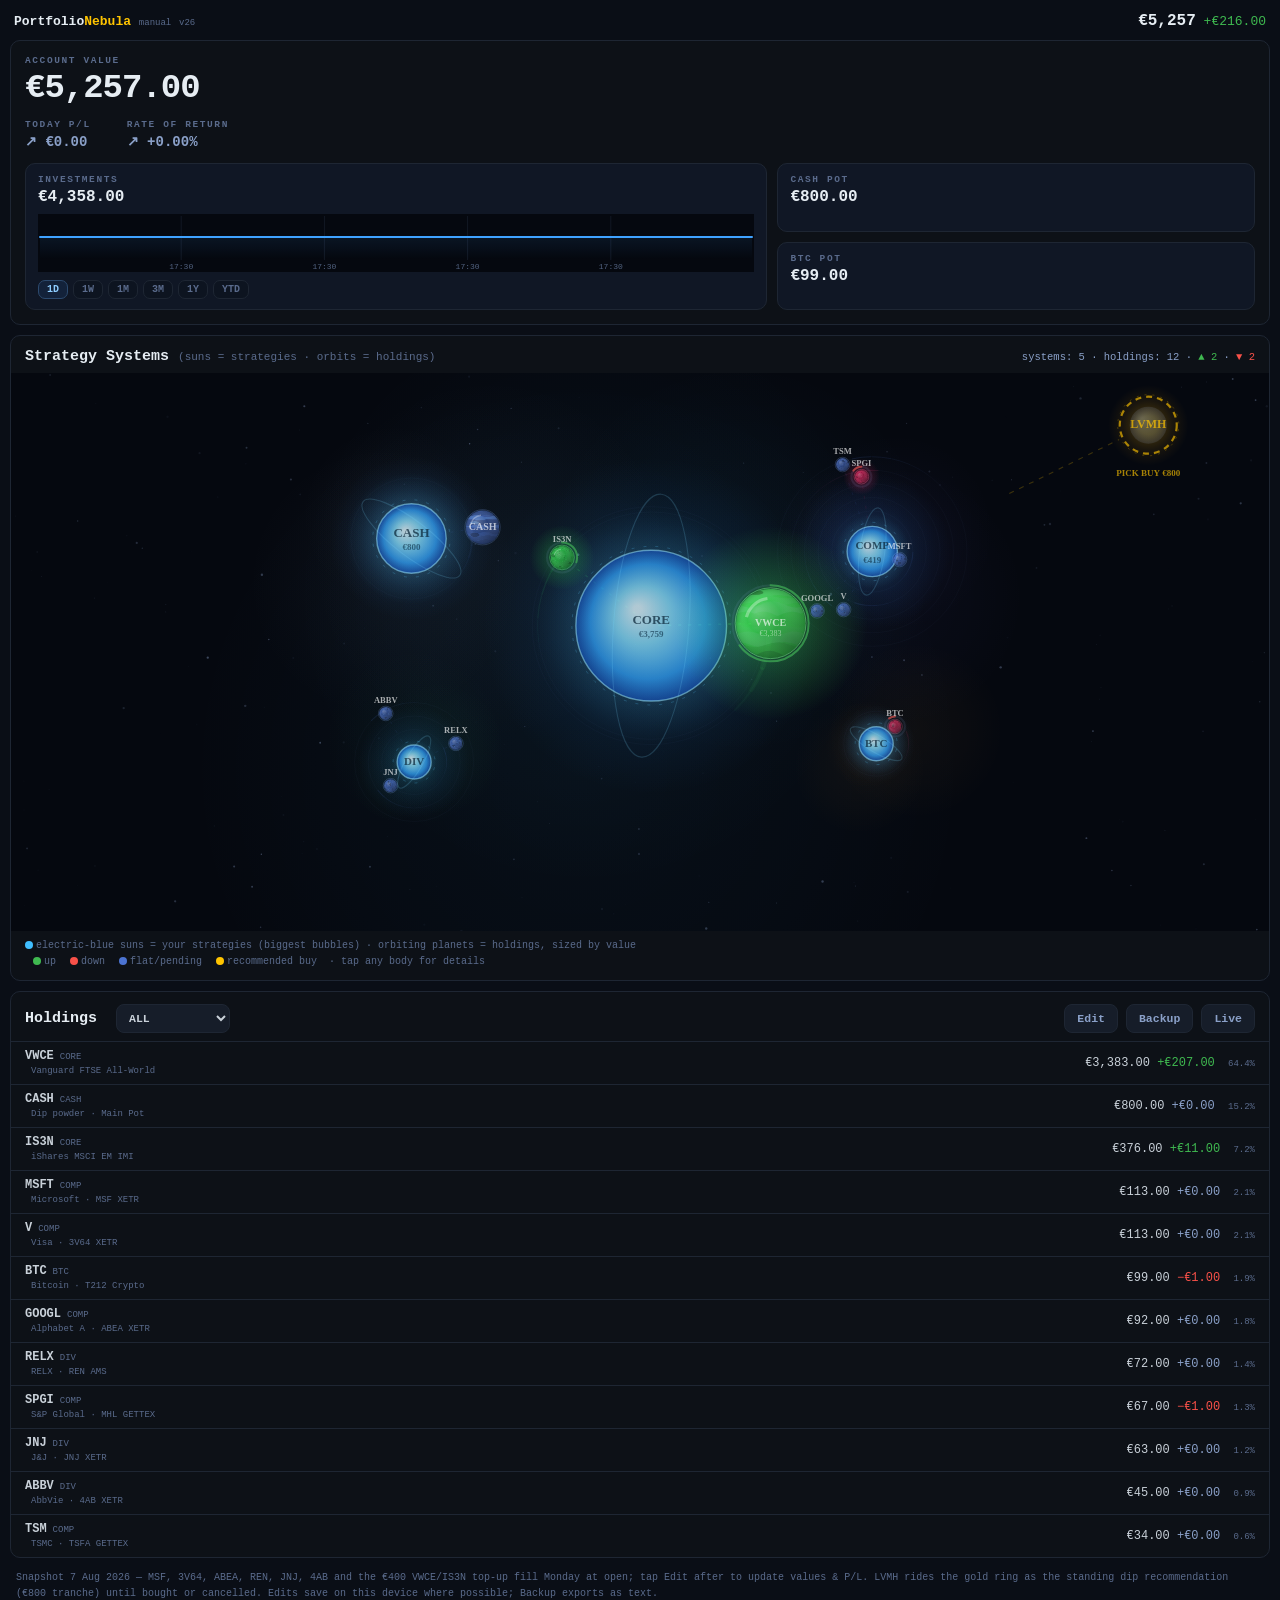
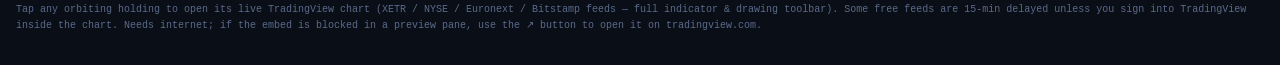
<file: index.html>
<!DOCTYPE html>
<html lang="en">
<head>
<meta charset="UTF-8">
<meta name="viewport" content="width=device-width, initial-scale=1.0, maximum-scale=1.0, user-scalable=no, viewport-fit=cover">
<meta name="apple-mobile-web-app-capable" content="yes">
<meta name="apple-mobile-web-app-status-bar-style" content="black-translucent">
<meta name="apple-mobile-web-app-title" content="Nebula">
<meta name="theme-color" content="#05080f">
<title>Portfolio Nebula — Final Trade style</title>
<!--BUILD:26-->
<style>
  :root{
    color-scheme:dark;
    --bg:#0a0e16; --card:#0d1117; --border:#1e2633;
    --text:#c9d1d9; --muted:#8aa0c8; --dim:#5a6b8c;
    --green:#3fb950; --red:#f85149; --blue:#4b73d2; --gold:#ffc400;
  }
  *{margin:0;padding:0;box-sizing:border-box;-webkit-tap-highlight-color:transparent}
  html,body{height:100%}
  body{
    background:var(--bg); color:var(--text);
    font-family:ui-monospace,SFMono-Regular,Menlo,Consolas,monospace;
    padding-top:env(safe-area-inset-top); overscroll-behavior:none;
  }
  .card{
    background:var(--card); border:1px solid var(--border); border-radius:10px;
    margin:10px; overflow:hidden;
  }
  .card-head{
    display:flex; justify-content:space-between; align-items:baseline;
    padding:12px 14px 8px; gap:10px; flex-wrap:wrap;
  }
  .card-head h3{font-size:15px; font-weight:600; color:#e6edf3}
  .card-head h3 small{color:var(--dim); font-weight:400; font-size:11px}
  #neb-status{font-size:10.5px; color:var(--muted); text-align:right}
  #stage{position:relative}
  canvas{display:block; width:100%; background:#05080f; touch-action:manipulation}
  .neb-legend{
    padding:7px 14px 10px; font-size:10px; color:var(--dim); line-height:1.6;
  }
  .neb-legend i{display:inline-block;width:8px;height:8px;border-radius:50%;margin:0 3px 0 8px;vertical-align:-1px}
  #tt{
    position:absolute; pointer-events:none; opacity:0; transition:opacity .15s;
    background:rgba(10,14,22,.94); border:1px solid var(--border); border-radius:8px;
    padding:8px 10px; font-size:11px; line-height:1.5; max-width:240px; z-index:5;
  }
  /* account value hero */
  .alabel{font-size:9.5px;letter-spacing:1.6px;color:var(--dim);font-weight:700}
  #acctVal{font-size:34px;font-weight:700;color:#e6edf3;letter-spacing:-1px;margin:3px 0 12px;font-variant-numeric:tabular-nums}
  .astat{font-size:14px;font-weight:700;margin-top:3px;font-variant-numeric:tabular-nums}
  .pot{background:#101725;border:1px solid var(--border);border-radius:10px;padding:10px 12px}
  .pval{font-size:16px;font-weight:700;color:#e6edf3;margin-top:3px;font-variant-numeric:tabular-nums}
  #spark{width:100%;height:58px;display:block;margin-top:8px}
  .rangerow{display:flex;gap:5px;margin-top:8px;flex-wrap:wrap}
  .rbtn{background:#0d1420;color:var(--dim);border:1px solid var(--border);border-radius:7px;
    padding:3px 8px;font-size:10px;font-weight:700;font-family:inherit}
  .rbtn.sel{color:#8ecdff;border-color:#2c4a6e;background:#13223a}
  /* header strip */
  .topline{display:flex; justify-content:space-between; align-items:center; padding:12px 14px 0}
  .topline .brand{font-size:13px; font-weight:700; color:#e6edf3}
  .topline .brand em{font-style:normal; color:var(--gold)}
  .topline .tot{font-size:13px}
  .topline .tot b{font-size:16px; color:#e6edf3}
  /* table + controls */
  .btnrow{display:flex; gap:8px; padding:0 14px 10px}
  button{
    background:#161d29; color:var(--muted); border:1px solid var(--border);
    border-radius:8px; padding:7px 12px; font-size:11.5px; font-weight:600;
    font-family:inherit;
  }
  button.primary{color:#e6edf3; border-color:#2c3a52}
  table{width:100%; border-collapse:collapse; font-size:12px}
  td{padding:7px 14px; border-top:1px solid var(--border)}
  td.val{text-align:right; font-variant-numeric:tabular-nums; white-space:nowrap}
  .up{color:var(--green)} .dn{color:var(--red)} .fl{color:var(--muted)}
  .tag{font-size:9px; color:var(--dim); margin-left:6px}
  input[type=number]{
    width:78px; background:#05080f; color:var(--text); border:1px solid var(--border);
    border-radius:6px; padding:4px 6px; font-size:12px; text-align:right; font-family:inherit;
  }
  #ioArea{width:calc(100% - 28px); margin:0 14px 12px; height:100px; background:#05080f;
    color:var(--muted); border:1px solid var(--border); border-radius:8px; padding:8px;
    font-size:10px; display:none; font-family:inherit}
  footer{padding:2px 16px calc(26px + env(safe-area-inset-bottom)); color:var(--dim); font-size:10px; line-height:1.6}
</style>
</head>
<body>

<div class="topline">
  <div class="brand">Portfolio<em>Nebula</em> <span id="liveStatus" style="font-size:9px;color:var(--dim);font-weight:400">manual</span> <span style="font-size:9px;color:var(--dim);font-weight:400">v26</span></div>
  <div class="tot"><b id="total">—</b> <span id="delta"></span></div>
</div>

<div class="card">
  <div style="padding:14px">
    <div class="alabel">ACCOUNT VALUE</div>
    <div id="acctVal">—</div>
    <div style="display:flex;gap:36px;margin-bottom:13px">
      <div><div class="alabel" id="acct24Label">TODAY</div><div id="acct24" class="astat fl">—</div></div>
      <div><div class="alabel">RATE OF RETURN</div><div id="acctRor" class="astat fl">—</div></div>
    </div>
    <div style="display:flex;gap:10px;flex-wrap:wrap">
      <div class="pot" style="flex:1.5;min-width:175px">
        <div class="alabel">INVESTMENTS</div>
        <div id="acctInv" class="pval">—</div>
        <canvas id="spark"></canvas>
        <div class="rangerow" id="rangeRow">
          <button class="rbtn" data-r="1D">1D</button><button class="rbtn" data-r="1W">1W</button><button class="rbtn" data-r="1M">1M</button><button class="rbtn" data-r="3M">3M</button><button class="rbtn" data-r="1Y">1Y</button><button class="rbtn" data-r="YTD">YTD</button>
        </div>
      </div>
      <div style="flex:1;min-width:125px;display:flex;flex-direction:column;gap:10px">
        <div class="pot" style="flex:1"><div class="alabel">CASH POT</div><div id="acctCash" class="pval">—</div></div>
        <div class="pot" style="flex:1"><div class="alabel">BTC POT</div><div id="acctBtc" class="pval">—</div></div>
      </div>
    </div>
  </div>
</div>

<div class="card">
  <div class="card-head">
    <h3>Strategy Systems <small>(suns = strategies · orbits = holdings)</small></h3>
    <div id="neb-status">—</div>
  </div>
  <div id="stage">
    <canvas id="cv"></canvas>
    <div id="tt"></div>
  </div>
  <div class="neb-legend">
    <i style="background:#40beff;margin-left:0"></i>electric-blue suns = your strategies (biggest bubbles) · orbiting planets = holdings, sized by value
    <br><i style="background:var(--green)"></i>up <i style="background:var(--red)"></i>down
    <i style="background:var(--blue)"></i>flat/pending <i style="background:var(--gold)"></i>recommended buy
    &nbsp;· tap any body for details
  </div>
</div>

<div class="card">
  <div class="card-head"><h3>Holdings
      <select id="grpFilter" style="margin-left:10px;background:#161d29;color:#c9d1d9;border:1px solid var(--border);border-radius:8px;padding:6px 8px;font-size:11.5px;font-weight:600;font-family:inherit">
        <option value="ALL">ALL</option>
      </select>
    </h3>
    <div class="btnrow" style="padding:0">
      <button id="editBtn">Edit</button><button id="ioBtn">Backup</button><button id="liveBtn">Live</button>
    </div>
  </div>
  <div id="livePanel" style="display:none; padding:4px 14px 12px; font-size:11px; color:var(--muted); line-height:2">
    Worker URL <input type="text" id="cfgUrl" placeholder="https://your-worker.workers.dev" style="width:100%;background:#05080f;color:var(--text);border:1px solid var(--border);border-radius:6px;padding:5px 8px;font-family:inherit;font-size:11px"><br>
    Access token <input type="text" id="cfgTok" placeholder="APP_TOKEN" style="width:60%;background:#05080f;color:var(--text);border:1px solid var(--border);border-radius:6px;padding:5px 8px;font-family:inherit;font-size:11px">
    &nbsp;BTC qty <input type="number" id="cfgBtc" step="0.00000001" style="width:110px;background:#05080f;color:var(--text);border:1px solid var(--border);border-radius:6px;padding:5px 8px;font-family:inherit;font-size:11px;text-align:right"><br>
    <button id="cfgSave" class="primary">Save &amp; go live</button>
    <span id="cfgMsg" style="margin-left:8px"></span>
  </div>
  <table id="tbl"></table>
  <textarea id="ioArea" spellcheck="false"></textarea>
</div>

<footer>
  Snapshot 7 Aug 2026 — MSF, 3V64, ABEA, REN, JNJ, 4AB and the €400 VWCE/IS3N top-up fill Monday at open; tap Edit after to update values &amp; P/L.
  LVMH rides the gold ring as the standing dip recommendation (€800 tranche) until bought or cancelled. Edits save on this device where possible; Backup exports as text.
  <br>Tap any orbiting holding to open its live TradingView chart (XETR / NYSE / Euronext / Bitstamp feeds — full indicator &amp; drawing toolbar). Some free feeds are 15-min delayed unless you sign into TradingView inside the chart. Needs internet; if the embed is blocked in a preview pane, use the ↗ button to open it on tradingview.com.
</footer>

<!-- ── full-screen chart modal (TradingView advanced widget) ── -->
<div id="chartModal" style="display:none; position:fixed; inset:0; z-index:50; background:#05080f; flex-direction:column;">
  <div style="display:flex; align-items:center; gap:10px; padding:10px 12px; padding-top:calc(10px + env(safe-area-inset-top)); border-bottom:1px solid var(--border);">
    <strong id="chartTitle" style="font-size:13px; color:#e6edf3;">—</strong>
    <span id="chartSym" style="font-size:11px; color:var(--muted);"></span>
    <span style="flex:1"></span>
    <a id="chartExt" href="#" target="_blank" rel="noopener" style="color:var(--muted); font-size:12px; text-decoration:none; border:1px solid var(--border); border-radius:8px; padding:6px 10px;">tradingview ↗</a>
    <button id="chartClose">✕ close</button>
  </div>
  <div id="tvWrap" style="flex:1; position:relative;">
    <div id="tvContainer" style="position:absolute; inset:0;"></div>
    <div id="tvFallback" style="display:none; position:absolute; inset:0; align-items:center; justify-content:center; color:var(--muted); font-size:12px; text-align:center; padding:30px;">
      The TradingView embed couldn't load here (blocked network or preview sandbox).<br><br>Use the “tradingview ↗” button above — same chart, same tools, in your browser.
    </div>
  </div>
</div>

<script>
(function(){
"use strict";
/* ───────────────────────── data ───────────────────────── */
var GROUPS = {
  core:{label:"CORE"}, comp:{label:"COMP"}, div:{label:"DIV"}, btc:{label:"BTC"}, cash:{label:"CASH"},
  queued:{label:"QUEUED"}, dip:{label:"DIP"}, other:{label:"OTHER"}
};
var DEFAULT = [
  {id:"VWCE", name:"Vanguard FTSE All-World",  grp:"core", val:3383, pl:207},
  {id:"IS3N", name:"iShares MSCI EM IMI",      grp:"core", val:376,  pl:11},
  {id:"MSFT", name:"Microsoft · MSF XETR",     grp:"comp", val:113,  pl:0},
  {id:"V",    name:"Visa · 3V64 XETR",         grp:"comp", val:113,  pl:0},
  {id:"GOOGL",name:"Alphabet A · ABEA XETR",   grp:"comp", val:92,   pl:0},
  {id:"SPGI", name:"S&P Global · MHL GETTEX",  grp:"comp", val:67,   pl:-1},
  {id:"TSM",  name:"TSMC · TSFA GETTEX",       grp:"comp", val:34,   pl:0},
  {id:"RELX", name:"RELX · REN AMS",           grp:"div",  val:72,   pl:0},
  {id:"JNJ",  name:"J&J · JNJ XETR",           grp:"div",  val:63,   pl:0},
  {id:"ABBV", name:"AbbVie · 4AB XETR",        grp:"div",  val:45,   pl:0},
  {id:"BTC",  name:"Bitcoin · T212 Crypto",    grp:"btc",  val:99,   pl:-1},
  {id:"CASH", name:"Dip powder · Main Pot",    grp:"cash", val:800,  pl:0}
];
var PICK = {id:"LVMH", name:"LVMH · MC PAR — recommended dip buy", grp:"pick", val:800, pl:0, tag:"PICK BUY €800"};

/* TradingView symbol per asset — the EUR line you actually own where TV carries it,
   the primary listing otherwise (SPGI/TSM: Gettex lines aren't on TV) */
var TVMAP = {
  VWCE:"XETR:VWCE",  IS3N:"XETR:IS3N",
  MSFT:"XETR:MSF",   V:"XETR:3V64",   GOOGL:"XETR:ABEA",
  SPGI:"NYSE:SPGI",  TSM:"NYSE:TSM",
  RELX:"EURONEXT:REN", JNJ:"XETR:JNJ", ABBV:"XETR:4AB",
  BTC:"BITSTAMP:BTCEUR", LVMH:"EURONEXT:MC"
};

var KEY="tft-nebula-portfolio-v2";
function load(){ try{var s=localStorage.getItem(KEY); if(s) return JSON.parse(s);}catch(e){} return JSON.parse(JSON.stringify(DEFAULT)); }
function save(){ try{ localStorage.setItem(KEY, JSON.stringify(data)); }catch(e){} }
var data=load();

function fmt(n){ return "€"+Math.round(n).toLocaleString("en-IE"); }
function fmt2(n){ return "€"+n.toLocaleString("en-IE",{minimumFractionDigits:2,maximumFractionDigits:2}); }
function fmtSigned(n){ return (n>=0?"+":"−")+"€"+Math.abs(n).toLocaleString("en-IE",{minimumFractionDigits:2,maximumFractionDigits:2}); }

/* score = P/L% mapped to [-1,1], ±5% saturates — drives the TFT color scheme */
function plScore(p){ if(!p.val) return 0; var pct=100*(p.pl||0)/Math.max(1,p.val-(p.pl||0)); return Math.max(-1,Math.min(1,pct/5)); }
function nebRGB(score){
  var a=Math.min(1,Math.abs(score));
  if(score>0.12)  return [20+a*50, 160+a*95, 60+a*30];
  if(score<-0.12) return [210+a*45, 35+a*20, 70+a*90];
  return [75,115,210];
}
function nebRGBA(score,alpha){ var c=nebRGB(score); return "rgba("+Math.round(c[0])+","+Math.round(c[1])+","+Math.round(c[2])+","+alpha+")"; }

/* ── procedural planet surfaces ─────────────────────────────────────
   Each holding gets a persistent look seeded by its ticker: gas-giant
   bands for big bodies, rocky speckle for small ones. Rendered once to
   an offscreen canvas and cached; colors follow the P/L palette. */
function hashSeed(s){ var h=2166136261; for(var i=0;i<s.length;i++){ h^=s.charCodeAt(i); h=Math.imul(h,16777619); } return h>>>0; }
function mulberry32(a){ return function(){ a|=0; a=(a+0x6D2B79F5)|0; var t=Math.imul(a^(a>>>15),1|a); t=(t+Math.imul(t^(t>>>7),61|t))^t; return ((t^(t>>>14))>>>0)/4294967296; }; }
var _texCache={};
function shade(c,f){ return [Math.max(0,Math.min(255,c[0]*f)),Math.max(0,Math.min(255,c[1]*f)),Math.max(0,Math.min(255,c[2]*f))]; }
function rgbStr(c,a){ return "rgba("+Math.round(c[0])+","+Math.round(c[1])+","+Math.round(c[2])+","+(a==null?1:a)+")"; }
function planetTexture(sym,r,c){
  var bucket=(c[0]<<16)|(c[1]<<8)|c[2];
  var gas=r>=13;
  var key=sym+"|"+bucket+"|"+(gas?"g":"r");
  if(_texCache[key]) return _texCache[key];
  var S=128, cv2=document.createElement("canvas");
  cv2.width=S; cv2.height=S;
  var g=cv2.getContext("2d");
  var rnd=mulberry32(hashSeed(sym));
  /* base */
  g.fillStyle=rgbStr(c); g.fillRect(0,0,S,S);
  if(gas){
    /* banded gas giant: horizontal strata with seeded wobble */
    var bands=5+Math.floor(rnd()*5), y=0;
    for(var b=0;b<bands;b++){
      var h=(S/bands)*(0.6+rnd()*0.8);
      var f=0.72+rnd()*0.66;                 /* light/dark strata */
      var col=shade(c,f);
      var wob=2+rnd()*5, ph=rnd()*6.283;
      g.fillStyle=rgbStr(col,0.9);
      g.beginPath();
      g.moveTo(0,y);
      for(var x=0;x<=S;x+=8) g.lineTo(x, y+Math.sin(x/S*6.283*1.5+ph)*wob);
      for(var x2=S;x2>=0;x2-=8) g.lineTo(x2, y+h+Math.sin(x2/S*6.283*1.5+ph+1.3)*wob);
      g.closePath(); g.fill();
      /* occasional storm oval */
      if(rnd()<0.35){
        var sx=rnd()*S, sy=y+h*0.5, sw=6+rnd()*14, sh=3+rnd()*5;
        g.fillStyle=rgbStr(shade(c,f>1?0.6:1.5),0.8);
        g.beginPath(); g.ellipse(sx,sy,sw,sh,0,0,6.283); g.fill();
      }
      y+=h; if(y>S)break;
    }
  }else{
    /* rocky world: speckle + a few craters */
    for(var i=0;i<260;i++){
      var f2=0.65+rnd()*0.8;
      g.fillStyle=rgbStr(shade(c,f2),0.55);
      var px=rnd()*S, py=rnd()*S, pr=0.8+rnd()*2.6;
      g.beginPath(); g.arc(px,py,pr,0,6.283); g.fill();
    }
    var craters=3+Math.floor(rnd()*4);
    for(var k2=0;k2<craters;k2++){
      var cx2=rnd()*S, cy2=rnd()*S, cr2=4+rnd()*9;
      g.fillStyle=rgbStr(shade(c,0.62),0.7);
      g.beginPath(); g.arc(cx2,cy2,cr2,0,6.283); g.fill();
      g.strokeStyle=rgbStr(shade(c,1.45),0.6); g.lineWidth=1.5;
      g.beginPath(); g.arc(cx2,cy2,cr2,3.5,5.8); g.stroke();
    }
  }
  _texCache[key]=cv2;
  return cv2;
}

/* ───────────────────────── header / table ───────────────────────── */
var editing=false;
/* ── ACCOUNT VALUE hero: totals, today's move, return %, pots, 24h sparkline ── */
var PIECASH=0;   /* pie cash awaiting execution, from the live feed */
var ABKEY="tft-nebula-acctbase-v3", HKEY="tft-nebula-hist-v3", DKEY="tft-nebula-daily-v1", RKEY="tft-nebula-range-v1";
var AB=(function(){try{var s=localStorage.getItem(ABKEY);if(s)return JSON.parse(s);}catch(e){}return{d:"",v:0};})();
var HIST=(function(){try{var s=localStorage.getItem(HKEY);if(s)return JSON.parse(s);}catch(e){}return[];})();
var DAILY=(function(){try{var s=localStorage.getItem(DKEY);if(s)return JSON.parse(s);}catch(e){}return[];})();
var RANGE=(function(){try{return localStorage.getItem(RKEY)||"1D";}catch(e){return "1D";}})();
/* Historical backfill reconstructed from the T212 API (orders + transactions since
   account opening 21 Apr 2025, valued at daily closes; dividends excluded — API scope).
   One value per day starting SEED_T0. Live recorded days always override the seed. */
var SEED_T0=1745226000000, SEED_STEP=86400000;
var SEED_V=[600,607.96,610.33,605.91,803.31,979.32,946.17,801.2,781.16,779.75,1023.62,1007.69,552.05,552.05,550.76,553.47,868.99,868.22,869.34,844.66,552.32,552.28,312.31,123.08,118.58,0,0,0,0,0,0,0,0,0,0,0,0,148.11,148.75,148.12,848.12,823.02,823.81,708.9,1419.37,1416.76,191.19,181.33,81.58,0,0.92,0.92,0.92,0.92,0.92,0.92,0.92,0.92,0.92,0.92,0.92,0.92,0.92,0.92,0.92,0.92,0.92,0.92,0.92,0.92,0.92,0.92,0.92,0.92,0.92,0.92,0.92,0.92,0.92,0.92,0.93,0.93,0.93,0.93,0.93,0.93,0.93,0.93,0.93,0.93,0.93,0.93,0.93,0.93,0.93,0.93,0.93,0.93,0.93,0.93,0.93,0.93,0.93,0.93,0.93,0.93,0.93,0.93,0.93,0.93,0.93,0.93,0.93,0.93,0.93,0.93,0.93,0.93,0.93,0.93,0.93,0.93,0.93,0.93,0.93,0.93,0.93,0.93,0.93,0.93,0.93,0.93,0.93,0.93,0.94,0.94,0.94,0.94,0.94,0.94,0.94,0.94,0.94,0.94,0.94,0.94,0.94,0.94,0.94,0.94,0.94,0.94,0.94,0.94,0.94,0.94,0.94,0.94,0.94,0.94,0.94,0.94,10.94,11.08,1014.55,1023.21,2010.21,2010.26,2020.34,2016.62,2013.18,1112.42,1092.44,1092.44,1092.45,1103.14,1099.69,1108.56,1119.72,1105.96,1105.96,1105.96,1276.01,1275.02,1264.01,1268.95,1267.39,1267.39,1267.39,1794.5,1793.03,1666.41,1668.93,4156.23,4156.37,4156.51,4168.17,4161.34,4170.78,4150,4137.18,2353.9,2353.95,1375.41,0,0,0,0,0,0,0,0,0,0,0,0,0,0,0,0,0,0,0,0,0,0,0,0,0,0,0,0,0,0,0,0,0,0,0,0,0,0,0,0,0,0,0,0,0,0,0,0,0,0,0,0,0,0,0,0,0,0,0,0,0,0,0,0,0,0,0,0,0,0,0,0,0,0,0,0,0,0,0,0,0,0,0,0,0,0,0,0,0,0,0,0,0,0,0,0,0,0,0,0,0,0,0,0,0,0,0,0,0,0,0,0,0,0,0,0,0,0,0,0,0,0,0,0,0,0,0,0,0,0,0,0,0,0,0,0,0,0,0,1496.83,1496.9,1496.97,1497.04,1497.11,1497.19,1497.26,1497.33,1488.48,1516.52,0,0,0,0,1501.55,1513.87,4687.85,4048.72,3619.04,3619.04,3619.04,3597.72,3591.31,2986.87,2992.56,2991.56,2991.56,2991.56,2989.86,2975.17,4980.84,4997.45,4997.54,4997.64,4997.73,5012.67,5045.19,5091.75,4690.08,4695.16,4695.22,4695.29,4705.76,4261.95,4312.77,4329.95,4290.67,4264.39,4262.56,4241.05,4232.69,4268.64,4272.33,4309.22,4309.27,4259.31,4287.32,4286.55,3927.5,6440.61,6447.72,6447.86,6448.01,6469.11,6491.42,6473.71,5962.24,5922.64,5922.76,5522.88,5507.05,5460.28,4703.13,4714.8,2403.91,2395.94,2374.54,2403.95,2396.86,2405.05,2418.23,2406.32,2406.34,2406.36,2334.15,2291.87,2302,2274.43,2266.34,2231.82,2198.55,4423.85,5378.71,5385.56,5368.88,5387.02,5229.67,5215.1,4489.62,4454.62,4437.67,4472.76,3982.55,3982.6,3982.65,3757.15,3756.66,3758.11,3748.74,3709.03,3709.06,3489.09,3504.17,3512.45,3509.16,3470.96,3477.64,3477.66,3477.68,3457.97,3462.56,3432.79,5932.22,5953.75,5953.89,5954.03,5993.39,6046.74,6369.46,6364.55,5655.38];
function seedDaily(){
  var out=[],t=SEED_T0;
  for(var i=0;i<SEED_V.length;i++,t+=SEED_STEP) out.push([t,SEED_V[i]]);
  return out;
}
function rangeCutoff(r){
  var now=Date.now();
  if(r==="1W")return now-7*864e5;
  if(r==="1M")return now-31*864e5;
  if(r==="3M")return now-92*864e5;
  if(r==="1Y")return now-365*864e5;
  if(r==="YTD"){var d=new Date();return new Date(d.getFullYear(),0,1).getTime();}
  return now-24*3600*1000;   /* 1D */
}
function rangePts(){
  var cut=rangeCutoff(RANGE);
  /* 1D reads the per-minute series; longer ranges read the one-point-per-day series,
     padded with the minute series while the daily history is still young */
  var pts;
  if(RANGE==="1D") pts=HIST.filter(function(p){return p[0]>=cut;});
  else{
    var rec=DAILY.map(function(p){return [p[0],p[1]];});
    var firstRec=rec.length?rec[0][0]-43200000:Infinity;
    pts=seedDaily().filter(function(p){return p[0]<firstRec;}).concat(rec)
        .filter(function(p){return p[0]>=cut;});
    if(pts.length<2){
      var merged=pts.concat(HIST.filter(function(p){return p[0]>=cut;}));
      merged.sort(function(a,b){return a[0]-b[0];});
      pts=merged;
    }
  }
  return pts;
}
/* ── external cash flows (deposits & withdrawals) — so period stats measure
      PERFORMANCE, not money you moved in or out. Fetched once from the relay's
      transaction history (immutable, cached in localStorage), head refreshed on load.
      TRANSFER (to Spending pot / Crypto) stays inside the tracked total → not a flow. */
var FKEY="tft-nebula-flows-v1";
var FLOWS=(function(){try{var s=localStorage.getItem(FKEY);if(s)return JSON.parse(s);}catch(e){}
  return {items:[],complete:false,cur:null,time:null,oldest:null};})();
function flowsSave(){ try{localStorage.setItem(FKEY,JSON.stringify(FLOWS));}catch(_){}}
function flowsAdd(x){
  var ty=x.type||"";
  if(ty!=="DEPOSIT"&&ty!=="WITHDRAW")return;
  var ms=Date.parse(x.dateTime||x.time||""); if(!ms)return;
  var key=ms+"|"+(x.amount||0);
  if(FLOWS.items.some(function(f){return f[0]+"|"+f[1]===key;}))return;
  FLOWS.items.push([ms,x.amount||0]);
  if(FLOWS.oldest==null||ms<FLOWS.oldest)FLOWS.oldest=ms;
}
function flowsParseNext(np){
  np=String(np||""); if(!np)return {};
  var qs=np.indexOf("?")>=0?np.split("?")[1]:np;
  var p=new URLSearchParams(qs);
  return {cur:p.get("cursor"),time:p.get("time")};
}
function flowsPage(cur,time,cb){
  if(!LIVECFG.url||!LIVECFG.token)return;
  var u=normUrl(LIVECFG.url)+"/transactions?t="+encodeURIComponent(LIVECFG.token)+"&limit=50"
    +(cur?"&cursor="+encodeURIComponent(cur):"")+(time?"&time="+encodeURIComponent(time):"");
  fetch(u).then(function(r){return r.json();}).then(cb).catch(function(_){ cb(null); });
}
var _flowsTimer=null;
function scheduleFlows(ms){
  if(FLOWS.complete)return;
  if(_flowsTimer)clearTimeout(_flowsTimer);
  _flowsTimer=setTimeout(function(){_flowsTimer=null;flowsBackfill();},ms);
}
function flowsBackfill(){
  if(FLOWS.complete)return;
  flowsPage(FLOWS.cur,FLOWS.time,function(tx){
    if(!tx||!tx.items){ scheduleFlows(20000); return; }   /* error / rate limit — retry */
    tx.items.forEach(flowsAdd);
    if(tx.items.length){
      var last=tx.items[tx.items.length-1];
      var lms=Date.parse(last.dateTime||last.time||"");
      if(lms&&(FLOWS.oldest==null||lms<FLOWS.oldest))FLOWS.oldest=lms;
    }
    var nx=flowsParseNext(tx.nextPagePath);
    if(!tx.nextPagePath||!nx.cur){ FLOWS.complete=true; }
    else{ FLOWS.cur=nx.cur; FLOWS.time=nx.time; }
    flowsSave(); updateRangeStat();
    scheduleFlows(11000);   /* respect T212 history rate limits */
  });
}
function flowsRefreshHead(){   /* newest transactions appear at the head — merge them in */
  flowsPage(null,null,function(tx){
    if(!tx||!tx.items)return;
    tx.items.forEach(flowsAdd);
    flowsSave(); updateRangeStat();
  });
}
function flowsSince(t0){
  var s=0; FLOWS.items.forEach(function(f){ if(f[0]>t0)s+=f[1]; });
  return s;
}
/* period P/L stat — follows the selected graph range, deposit/withdrawal-adjusted */
var LASTTOT=0;
function updateRangeStat(){
  var e=document.getElementById("acct24"); if(!e)return;
  var lab=document.getElementById("acct24Label");
  var base,t0,labTxt;
  if(RANGE==="1D"){
    labTxt="TODAY P/L";
    var mid=new Date(); mid.setHours(0,0,0,0); t0=mid.getTime();
    base=(AB&&AB.d===new Date().toDateString())?AB.v:LASTTOT;
  }else{
    labTxt=(RANGE==="YTD"?"YTD":RANGE)+" P/L";
    var pts=rangePts();
    if(pts.length){ base=pts[0][1]; t0=pts[0][0]; }
    else{ base=LASTTOT; t0=Date.now(); }
  }
  if(lab)lab.textContent=labTxt;
  var er=document.getElementById("acctRor");
  /* if the flow history doesn't reach back to the period start yet, hold off */
  if(RANGE!=="1D"&&!FLOWS.complete&&(FLOWS.oldest==null||FLOWS.oldest>t0)){
    e.className="astat fl"; e.textContent="… syncing history (≈1 min)";
    if(er){ er.className="astat fl"; er.textContent="…"; }
    return;
  }
  var net=flowsSince(t0);
  var ch=LASTTOT-base-net;
  var denom=base+Math.max(0,net);
  var pctOk=denom>=1, pct=pctOk?100*ch/denom:0;
  e.className="astat "+(Math.abs(ch)<0.005?"fl":(ch>=0?"up":"dn"));
  e.textContent=(ch>=0?"↗ ":"↘ ")+"€"+Math.abs(ch).toLocaleString("en-IE",{minimumFractionDigits:2,maximumFractionDigits:2});
  /* RATE OF RETURN mirrors the same period as a percentage */
  if(er){
    if(pctOk){
      er.textContent=(pct>=0?"↗ +":"↘ −")+Math.abs(pct).toFixed(2)+"%";
      er.className="astat "+(Math.abs(pct)<0.005?"fl":(pct>=0?"up":"dn"));
    }else{ er.textContent="—"; er.className="astat fl"; }
  }
}
function drawSpark(){
  var sc=document.getElementById("spark");
  if(!sc||!sc.getContext)return;
  var dpr=Math.min((window.devicePixelRatio||1),2);
  var w=sc.clientWidth||200,h=sc.clientHeight||58;
  if(!w||!h)return;
  sc.width=Math.round(w*dpr); sc.height=Math.round(h*dpr);
  var g=sc.getContext("2d"); g.setTransform(dpr,0,0,dpr,0,0);
  var pts=rangePts();
  if(!pts.length)return;
  if(pts.length===1) pts=[[pts[0][0]-60000,pts[0][1]],[Date.now(),pts[0][1]]];
  var plotB=h-12;   /* reserve a strip for time labels */
  var lo=Infinity,hi=-Infinity;
  pts.forEach(function(p){if(p[1]<lo)lo=p[1];if(p[1]>hi)hi=p[1];});
  if(hi-lo<1){hi+=1;lo-=1;}
  var pad=(hi-lo)*0.15; lo-=pad; hi+=pad;
  var t0=pts[0][0], t1=pts[pts.length-1][0], span=Math.max(1,t1-t0);
  var X=function(p){return (p[0]-t0)/span*(w-4)+2;};
  var Y=function(p){return plotB-3-(p[1]-lo)/(hi-lo)*(plotB-6);};
  /* faint vertical gridlines + time labels, like the T212 card */
  g.strokeStyle="rgba(140,170,220,0.10)"; g.lineWidth=1;
  g.fillStyle="rgba(90,107,140,0.9)"; g.font="500 8px ui-monospace,monospace"; g.textAlign="center";
  for(var gi=1;gi<5;gi++){
    var gx=w*gi/5;
    g.beginPath(); g.moveTo(gx,2); g.lineTo(gx,plotB); g.stroke();
    if(gi%2===1||RANGE==="1D"){
      var lt=new Date(t0+span*gi/5);
      var lbl=RANGE==="1D"?lt.toTimeString().slice(0,5)
             :lt.toLocaleDateString("en-GB",{day:"numeric",month:"short"});
      g.fillText(lbl,gx,h-3);
    }
  }
  /* soft under-glow */
  var fillg=g.createLinearGradient(0,0,0,plotB);
  fillg.addColorStop(0,"rgba(64,160,255,0.18)"); fillg.addColorStop(1,"rgba(64,160,255,0)");
  g.beginPath(); g.moveTo(X(pts[0]),plotB-1);
  pts.forEach(function(p){g.lineTo(X(p),Y(p));});
  g.lineTo(X(pts[pts.length-1]),plotB-1); g.closePath();
  g.fillStyle=fillg; g.fill();
  /* the line */
  g.strokeStyle="#3fa2ff"; g.lineWidth=2; g.lineJoin="round"; g.lineCap="round";
  g.beginPath();
  pts.forEach(function(p,i){ i?g.lineTo(X(p),Y(p)):g.moveTo(X(p),Y(p)); });
  g.stroke();
}
/* range buttons */
(function(){
  var row=document.getElementById("rangeRow"); if(!row||!row.querySelectorAll)return;
  var btns=row.querySelectorAll(".rbtn");
  function mark(){ btns.forEach(function(b){ b.classList.toggle("sel",b.dataset.r===RANGE); }); }
  btns.forEach(function(b){
    b.addEventListener("click",function(){
      RANGE=b.dataset.r;
      try{localStorage.setItem(RKEY,RANGE);}catch(_){}
      mark(); drawSpark(); updateRangeStat();
    });
  });
  mark();
})();
function updateAcct(tot,pl){
  var inv=0,cash=0,btc=0;
  data.forEach(function(p){
    if(p.grp==="cash")cash+=p.val;
    else if(p.grp==="btc")btc+=p.val;
    else inv+=p.val;
  });
  /* queued pie cash rides in as its own grp ("queued") and lands in inv above, matching T212 */
  var e;
  if(e=document.getElementById("acctVal")) e.textContent=fmt2(tot);
  if(e=document.getElementById("acctInv")) e.innerHTML=fmt2(inv)+
    (PIECASH>0.01?' <span class="tag">incl. '+fmt2(PIECASH)+' queued</span>':"");
  if(e=document.getElementById("acctCash")) e.textContent=fmt2(cash);
  if(e=document.getElementById("acctBtc")) e.textContent=fmt2(btc);
  /* today's move vs the day's first seen total.
     Baseline only anchors on LIVE data (or in pure-manual mode), and upgrades
     itself if it was first seeded from stale local values before the feed woke up. */
  var day=new Date().toDateString();
  var canBase=(typeof liveOK!=="undefined"&&liveOK)||!(LIVECFG&&LIVECFG.url&&LIVECFG.token);
  if(canBase&&(AB.d!==day||!AB.v||!AB.live)){
    AB={d:day,v:tot,live:(typeof liveOK!=="undefined"&&liveOK)};
    try{localStorage.setItem(ABKEY,JSON.stringify(AB));}catch(_){}
  }
  LASTTOT=tot;
  updateRangeStat();   /* also drives RATE OF RETURN — both follow the selected period */
  /* 24h history for the sparkline — one point per minute, live (or manual-mode) totals only */
  var now=Date.now();
  if(canBase&&(!HIST.length||now-HIST[HIST.length-1][0]>=60000)){
    HIST.push([now,tot]);
    var cut=now-25*3600*1000;
    HIST=HIST.filter(function(p){return p[0]>=cut;});
    if(HIST.length>600)HIST=HIST.slice(-600);
    try{localStorage.setItem(HKEY,JSON.stringify(HIST));}catch(_){}
  }
  /* long-term series: one point per calendar day (today's point tracks the latest value) */
  if(canBase){
    var dk=new Date().toDateString();
    if(DAILY.length&&DAILY[DAILY.length-1][2]===dk) DAILY[DAILY.length-1]=[now,tot,dk];
    else DAILY.push([now,tot,dk]);
    if(DAILY.length>750)DAILY=DAILY.slice(-750);
    try{localStorage.setItem(DKEY,JSON.stringify(DAILY));}catch(_){}
  }
  drawSpark();
}
function renderMeta(){
  var tot=0,pl=0; data.forEach(function(p){tot+=p.val; pl+=(p.pl||0);});
  document.getElementById("total").textContent=fmt(tot);
  var d=document.getElementById("delta");
  d.textContent=fmtSigned(pl); d.className=pl>=0?"up":"dn";
  updateAcct(tot,pl);
}
var grpFilter="ALL";
var GROUP_LABELS={core:"Core",comp:"Compounding",div:"Dividend",btc:"BTC",cash:"Cash",queued:"Queued orders",dip:"Dip buys",other:"Other"};
function renderFilterOptions(){
  var sel=document.getElementById("grpFilter"); if(!sel)return;
  var present={}; data.forEach(function(p){present[p.grp]=1;});
  sel.innerHTML='<option value="ALL">ALL</option>';
  Object.keys(GROUPS).forEach(function(g){
    if(!present[g])return;
    var o=document.createElement("option");
    o.value=g; o.textContent=GROUP_LABELS[g]||GROUPS[g].label;
    sel.appendChild(o);
  });
  sel.value=(grpFilter==="ALL"||present[grpFilter])?grpFilter:"ALL";
}
function renderTable(){
  var t=document.getElementById("tbl"); t.innerHTML="";
  renderFilterOptions();
  var tot=0; data.forEach(function(p){tot+=p.val;});
  var rows=data.slice().sort(function(a,b){return b.val-a.val;});
  if(grpFilter!=="ALL") rows=rows.filter(function(p){return p.grp===grpFilter;});
  var ftot=0,fpl=0; rows.forEach(function(p){ftot+=p.val; fpl+=(p.pl||0);});
  if(grpFilter!=="ALL"){
    var hr=document.createElement("tr");
    hr.innerHTML='<td><strong>'+(GROUP_LABELS[grpFilter]||grpFilter)+'</strong> <span class="tag">subtotal</span></td>'+
      '<td class="val">'+fmt2(ftot)+' <span class="'+(fpl>=0?"up":"dn")+'">'+fmtSigned(fpl)+'</span>'+
      ' <span class="tag">'+(tot?(100*ftot/tot).toFixed(1):"0.0")+'%</span></td>';
    t.appendChild(hr);
  }
  rows.forEach(function(p){
    var s=plScore(p), cls=s>0.12?"up":(s<-0.12?"dn":"fl");
    var tr=document.createElement("tr");
    var val = editing
      ? '<input type="number" value="'+p.val+'" data-id="'+p.id+'" data-f="val"> ' +
        '<input type="number" value="'+(p.pl||0)+'" data-id="'+p.id+'" data-f="pl" style="width:60px">'
      : fmt2(p.val)+' <span class="'+cls+'">'+fmtSigned(p.pl||0)+'</span>'+
        ' <span class="tag">'+(100*p.val/tot).toFixed(1)+'%</span>';
    tr.innerHTML='<td><strong>'+p.id+'</strong><span class="tag">'+GROUPS[p.grp].label+'</span>'+
      '<br><span class="tag">'+p.name+'</span></td><td class="val">'+val+'</td>';
    t.appendChild(tr);
  });
  if(editing){
    t.querySelectorAll("input").forEach(function(inp){
      inp.addEventListener("change",function(){
        var p=data.find(function(x){return x.id===inp.dataset.id;});
        var v=parseFloat(inp.value);
        if(!isNaN(v)){ if(inp.dataset.f==="val"&&v>=0)p.val=v; if(inp.dataset.f==="pl")p.pl=v;
          save(); renderMeta(); nebUpdate(); }
      });
    });
  }
}
document.getElementById("grpFilter").addEventListener("change",function(){
  grpFilter=this.value; renderTable();
});
document.getElementById("editBtn").addEventListener("click",function(){
  editing=!editing; this.textContent=editing?"Done":"Edit";
  this.classList.toggle("primary",editing); renderTable();
});
var ioArea=document.getElementById("ioArea");
document.getElementById("ioBtn").addEventListener("click",function(){
  if(ioArea.style.display==="block"){
    try{var a=JSON.parse(ioArea.value); if(Array.isArray(a)&&a.length){data=a; save(); renderMeta(); renderTable(); nebUpdate();}}
    catch(e){ alert("Bad JSON — nothing changed."); }
    ioArea.style.display="none"; this.textContent="Backup";
  }else{ ioArea.value=JSON.stringify(data); ioArea.style.display="block"; this.textContent="Apply"; }
});

/* ───────────────────────── nebula engine (Final Trade style) ─────────────────────────
   Hierarchy: STRATEGIES are suns; HOLDINGS orbit their sun as planets.
   Sun size = strategy total; planet size = position value; planet color = P/L. */
var _neb={nodes:{}, stars:[], t:0, prevTs:0, W:0, H:0, pulses:[]};
/* #6 parallax: gyroscope on iPhone, pointer on desktop */
var _par={x:0,y:0,tx:0,ty:0,gyro:false};
function parTilt(e){
  if(e.gamma==null&&e.beta==null)return;
  _par.gyro=true;
  _par.tx=Math.max(-1,Math.min(1,(e.gamma||0)/28));
  _par.ty=Math.max(-1,Math.min(1,((e.beta||0)-45)/28));
}
window.addEventListener("deviceorientation",parTilt);
/* iOS needs an explicit user click to grant motion access — show a small chip until granted */
if(typeof DeviceOrientationEvent!=="undefined"&&typeof DeviceOrientationEvent.requestPermission==="function"){
  (function(){
    var tb=document.createElement("button");
    tb.textContent="✦ enable tilt";
    tb.style.cssText="position:absolute;top:10px;left:10px;z-index:5;background:rgba(13,25,45,0.85);"+
      "color:#8ecdff;border:1px solid rgba(90,180,255,0.45);border-radius:14px;padding:5px 11px;"+
      "font:600 11px ui-monospace,monospace;cursor:pointer;-webkit-tap-highlight-color:transparent;";
    document.getElementById("stage").appendChild(tb);
    tb.addEventListener("click",function(){
      DeviceOrientationEvent.requestPermission().then(function(s){
        if(s==="granted"){ window.addEventListener("deviceorientation",parTilt); tb.remove(); }
        else{
          tb.textContent="tilt blocked — allow Motion in Safari settings";
          setTimeout(function(){tb.remove();},4000);
        }
      }).catch(function(){
        tb.textContent="tilt unavailable";
        setTimeout(function(){tb.remove();},2500);
      });
    });
    /* if motion events already flow (older iOS / permission remembered), drop the chip */
    setTimeout(function(){ if(_par.gyro)tb.remove(); },2500);
  })();
}
/* #8 market-hours sky */
var _sky={k:1,open:true,last:-1};
function marketOpen(){
  function inWin(tz,sh,sm,eh,em){
    try{
      var parts=new Intl.DateTimeFormat("en-GB",{timeZone:tz,hour:"2-digit",minute:"2-digit",weekday:"short",hour12:false}).formatToParts(new Date());
      var o={}; parts.forEach(function(x){o[x.type]=x.value;});
      if(o.weekday==="Sat"||o.weekday==="Sun")return false;
      var mins=parseInt(o.hour,10)*60+parseInt(o.minute,10);
      return mins>=sh*60+sm && mins<eh*60+em;
    }catch(e){ return true; }
  }
  return inWin("Europe/Berlin",9,0,17,30)||inWin("America/New_York",9,30,16,0);
}
/* #7 fog hues per strategy system */
var FOGHUES={core:"64,190,255",comp:"120,110,255",div:"63,185,120",btc:"255,170,60",cash:"140,160,190",queued:"170,180,210",dip:"255,196,0",other:"190,120,255"};
function addPulse(id,delta){
  if(Math.abs(delta)<0.01)return;
  _neb.pulses.push({id:id,t0:_neb.t,delta:delta});
  if(_neb.pulses.length>30)_neb.pulses.shift();
}
var lerp=function(a,b,t){return a+(b-a)*t;};
var cv=document.getElementById("cv");

function initStars(W,H){
  if(_neb.stars.length && _neb.W===W && _neb.H===H) return;
  _neb.W=W; _neb.H=H;
  var n=Math.round(Math.max(110,Math.min(320,(W*H)/3400)));
  _neb.stars=Array.from({length:n},function(){return{
    x:Math.random()*W, y:Math.random()*H, r:0.3+Math.random()*1.1,
    z:0.25+Math.random()*0.75,
    base:0.06+Math.random()*0.28, phase:Math.random()*Math.PI*2,
    freq:0.0003+Math.random()*0.0009};});
}
function ellipsePerim(a,b){var h=Math.pow(a-b,2)/Math.pow(a+b,2);return Math.PI*(a+b)*(1+(3*h)/(10+Math.sqrt(4-3*h)));}
/* equal ARC-length placement, weighted by each body's arc need */
function placeOnEllipse(a,b,needs,phaseFrac){
  var SAMP=720,cum=[0],px=a,py=0,total=0;
  for(var i=1;i<=SAMP;i++){var th=(i/SAMP)*Math.PI*2,x=a*Math.cos(th),y=b*Math.sin(th);
    total+=Math.hypot(x-px,y-py); cum.push(total); px=x; py=y;}
  var needSum=needs.reduce(function(s,n){return s+n;},0)||1;
  var out=[],acc=(phaseFrac||0)*total;
  needs.forEach(function(n){
    var target=(acc+n/2)%total; acc+=n/needSum*total*(needSum>total?1:needSum/needSum);
    acc=(acc)% (total+1e9); // cursor advances by this body's share below
    var lo=0,hi=SAMP;
    while(lo<hi){var mid=(lo+hi)>>1; if(cum[mid]<target)lo=mid+1; else hi=mid;}
    out.push((lo/SAMP)*Math.PI*2);
  });
  return out;
}
function nebUpdate(){
  var W=cv.clientWidth||360, H=cv.clientHeight||420, CX=W/2, CY=H/2;
  var seen={};
  /* aggregate strategies */
  var groups={};
  data.forEach(function(p){
    var g=groups[p.grp]=groups[p.grp]||{grp:p.grp,total:0,pl:0,items:[]};
    g.total+=p.val; g.pl+=(p.pl||0); g.items.push(p);
  });
  var glist=Object.keys(GROUPS).filter(function(g){return groups[g];}).map(function(g){return groups[g];});
  var tot=0,maxG=0,maxP=0;
  glist.forEach(function(g){ tot+=g.total; if(g.total>maxG)maxG=g.total;
    g.items.forEach(function(p){ if(p.val>maxP)maxP=p.val; }); });

  /* SUNS are always the biggest bodies: sun radius from strategy total,
     with a hard floor above the largest planet it hosts */
  var sunMax=Math.min(W,H)*0.135, sunMin=17;
  var plMax=Math.min(W,H)*0.062,  plMin=6.5;
  var rPl =function(v){return Math.max(plMin, Math.sqrt(v/maxP)*plMax);};
  var rSun=function(g){
    var base=Math.max(sunMin,Math.sqrt(g.total/maxG)*sunMax);
    var biggest=Math.max.apply(null,g.items.map(function(p){return rPl(p.val);}));
    return Math.max(base, biggest*1.35);   /* the sun always out-sizes its planets */
  };

  /* SPREAD: biggest system holds the centre; the rest take the quadrants.
     Each system gets a room budget (distance to nearest edge); orbits compress to fit. */
  var sorted=glist.slice().sort(function(a,b){return b.total-a.total;});
  var spots=[
    {x:0.50,y:0.44},{x:0.22,y:0.20},{x:0.79,y:0.22},{x:0.23,y:0.78},{x:0.78,y:0.77}
  ];
  sorted.forEach(function(g,idx){
    var sp=spots[Math.min(idx,spots.length-1)];
    var bx=sp.x*W, by=sp.y*H;
    var room=Math.min(bx,W-bx,by,H-by)-14;          /* radius available to this system */
    var gs=Math.max(-1,Math.min(1,(100*g.pl/Math.max(1,g.total-g.pl))/5));
    var sr=rSun(g), sid="SUN__"+g.grp;
    g._sr=sr; g._room=room; g._bx=bx; g._by=by;
    seen[sid]=1;
    if(!_neb.nodes[sid]){
      _neb.nodes[sid]={id:sid,sym:GROUPS[g.grp].label,grp:g.grp,isPlanet:true,isSun:true,feat:false,
        x:CX+(Math.random()-0.5)*60,y:CY+(Math.random()-0.5)*60,
        bx:bx,by:by,score:gs,tScore:gs,r:sr,tR:sr,alpha:0,tAlpha:1,
        val:g.total,pl:g.pl,name:GROUPS[g.grp].label+" strategy — "+g.items.length+" holding"+(g.items.length>1?"s":""),
        driftPX:Math.random()*6.28,driftPY:Math.random()*6.28,
        driftFX:0.00022+Math.random()*0.00014,driftFY:0.00018+Math.random()*0.00014,
        driftAmp:3+Math.random()*3};
    }else{
      var n=_neb.nodes[sid];
      if(n.alpha>0.5) addPulse(sid, g.total-n.val);
      n.bx=bx;n.by=by;n.tScore=gs;n.tR=sr;n.tAlpha=1;n.val=g.total;n.pl=g.pl;
      n.name=GROUPS[g.grp].label+" strategy — "+g.items.length+" holding"+(g.items.length>1?"s":"");
    }
    /* holdings orbit their sun, staggered radii so orbits nest — compressed to the room budget */
    var sortedItems=g.items.slice().sort(function(a,b){return b.val-a.val;});
    var rawOuter=sr;
    sortedItems.forEach(function(p,pi){
      var pr0=rPl(p.val);
      rawOuter=Math.max(rawOuter, sr+pr0+9+pi*(pr0*0.85+8)+pr0);
    });
    var kfit=1;
    var biggestPl=Math.max.apply(null,sortedItems.map(function(p){return rPl(p.val);}));
    if(rawOuter>room && rawOuter>sr){ kfit=Math.max(0.35,(room-biggestPl-4-sr)/(rawOuter-sr-biggestPl)); }
    sortedItems.forEach(function(p,pi){
      var pid=p.id+"__orb"; seen[pid]=1;
      var pr=rPl(p.val);
      var oR=sr+(pr+9+pi*(pr*0.85+8))*kfit;
      var ps=plScore(p);
      if(!_neb.nodes[pid]){
        _neb.nodes[pid]={id:pid,sym:p.id,sun:sid,isPlanet:false,isOrb:true,label:p.id,
          x:bx,y:by,oAngle:(pi/sortedItems.length)*6.283+Math.random()*0.5,
          oSpeed:(0.00022+Math.random()*0.00028)*(pi%2?1:-1),
          oR:oR,tOR:oR,score:ps,tScore:ps,r:pr,tR:pr,alpha:0,tAlpha:1,
          val:p.val,pl:p.pl||0,name:p.name};
      }else{
        var m=_neb.nodes[pid];
        if(m.alpha>0.5) addPulse(pid, p.val-m.val);
        m.tScore=ps;m.tR=pr;m.tOR=oR;m.tAlpha=1;m.val=p.val;m.pl=p.pl||0;m.sun=sid;m.name=p.name;
        m.move=p.movePct||0;
      }
    });
  });

  /* gold pick — LVMH pinned to the top edge, tethered toward the Compounders sun */
  var compG=glist.filter(function(g){return g.grp==="comp";})[0];
  var gx,gy;
  if(compG&&compG._bx!=null){
    /* push outward from the comp sun toward the nearest corner, clamped inside the frame */
    var dirX=compG._bx<CX?-1:1, dirY=compG._by<CY?-1:1;
    gx=Math.max(46,Math.min(W-46,compG._bx+dirX*(compG._room+34)));
    gy=Math.max(52,Math.min(H-64,compG._by+dirY*(compG._room+20)));
  }else{ gx=W-52; gy=56; }
  var gid="PICK__planet"; seen[gid]=1;
  var gr=Math.max(14,rPl(PICK.val)*1.1);
  var compSun=_neb.nodes["SUN__comp"];
  var tx=compSun?compSun.bx:CX, ty=compSun?compSun.by:CY;
  if(!_neb.nodes[gid]){
    _neb.nodes[gid]={id:gid,sym:PICK.id,grp:"pick",isPlanet:true,feat:true,
      x:gx,y:gy,bx:gx,by:gy,score:0,tScore:0,r:gr,tR:gr,alpha:0,tAlpha:1,
      val:PICK.val,pl:0,name:PICK.name,tag:PICK.tag,
      tetherX:tx,tetherY:ty,
      driftPX:Math.random()*6.28,driftPY:Math.random()*6.28,
      driftFX:0.0002,driftFY:0.00018,driftAmp:3};
  }else{var gg=_neb.nodes[gid]; gg.bx=gx;gg.by=gy;gg.tR=gr;gg.tAlpha=1;
    gg.tetherX=tx; gg.tetherY=ty;}

  Object.keys(_neb.nodes).forEach(function(id){ if(!seen[id]) _neb.nodes[id].tAlpha=0; });
}

function nebRender(){
  var now=performance.now();
  var dt=_neb.prevTs?Math.min(now-_neb.prevTs,50):16;
  _neb.prevTs=now; _neb.t+=dt; var t=_neb.t;
  var dpr=Math.min(window.devicePixelRatio||1,2);
  var W=cv.clientWidth,H=cv.clientHeight;
  if(cv.width!==Math.round(W*dpr)){cv.width=Math.round(W*dpr);cv.height=Math.round(H*dpr);_neb.stars=[];}
  var ctx=cv.getContext("2d");
  ctx.setTransform(dpr,0,0,dpr,0,0);
  initStars(W,H);
  ctx.fillStyle="#05080f"; ctx.fillRect(0,0,W,H);
  /* #8: sky brightness follows Xetra/NYSE hours (re-checked every 15s, gentle fade) */
  if(_sky.last<0||t-_sky.last>15000){ _sky.last=t; _sky.open=marketOpen(); }
  _sky.k+=((_sky.open?1:0)-_sky.k)*(1-Math.pow(0.999,dt));
  var bm=0.55+0.5*_sky.k;
  /* #6: ease parallax toward tilt/pointer target */
  var pf=1-Math.pow(0.96,dt/16.67);
  _par.x+=(_par.tx-_par.x)*pf; _par.y+=(_par.ty-_par.y)*pf;
  _neb.stars.forEach(function(s){
    var a=s.base*(0.55+0.45*Math.sin(t*s.freq+s.phase))*bm;
    ctx.beginPath(); ctx.arc(s.x+_par.x*20*s.z,s.y+_par.y*20*s.z,s.r*(0.7+0.3*s.z),0,6.283);
    ctx.fillStyle="rgba(180,205,255,"+a+")"; ctx.fill();
  });
  /* #8: night sky gets a crescent moon when both exchanges sleep */
  if(_sky.k<0.6){
    var ma=(0.6-_sky.k)/0.6*0.55;
    var mx0=W-44+_par.x*6, my0=38+_par.y*6, mr0=12;
    var mgl=ctx.createRadialGradient(mx0,my0,mr0*0.3,mx0,my0,mr0*3);
    mgl.addColorStop(0,"rgba(220,230,255,"+(ma*0.25)+")");
    mgl.addColorStop(1,"rgba(220,230,255,0)");
    ctx.fillStyle=mgl; ctx.beginPath(); ctx.arc(mx0,my0,mr0*3,0,6.283); ctx.fill();
    ctx.save(); ctx.globalAlpha=ma;
    ctx.beginPath(); ctx.arc(mx0,my0,mr0,0,6.283); ctx.fillStyle="rgba(225,232,246,0.92)"; ctx.fill();
    ctx.beginPath(); ctx.arc(mx0-mr0*0.45,my0-mr0*0.18,mr0*0.94,0,6.283); ctx.fillStyle="#05080f"; ctx.fill();
    ctx.restore();
  }
  var lf=1-Math.pow(0.965,dt/16.67);
  var nodes=Object.values(_neb.nodes);
  var planets=nodes.filter(function(n){return n.isPlanet;});
  var moons=nodes.filter(function(n){return !n.isPlanet;});

  planets.forEach(function(n){
    n.score=lerp(n.score,n.tScore,lf);
    n.alpha=lerp(n.alpha,n.tAlpha,lf*0.4);
    n.r=lerp(n.r,n.tR||20,lf);
    var dx=n.driftAmp*Math.sin(t*n.driftFX+n.driftPX);
    var dy=n.driftAmp*Math.cos(t*n.driftFY+n.driftPY);
    n.x=lerp(n.x,n.bx+dx,lf*0.35);
    n.y=lerp(n.y,n.by+dy,lf*0.35);
    var pad=n.r+6;
    n.x=Math.max(pad,Math.min(W-pad,n.x));
    n.y=Math.max(pad,Math.min(H-pad-(n.feat?16:0),n.y));
  });
  moons.forEach(function(n){
    n.score=lerp(n.score,n.tScore,lf);
    n.r=lerp(n.r,n.tR,lf);
    n.oR=lerp(n.oR,n.tOR||n.oR,lf);
    n.alpha=lerp(n.alpha,n.tAlpha,lf*0.4);
    /* #10: flick boost decays; orbit speeds up briefly after a flick */
    if(n.boost){ n.boost*=Math.pow(0.9965,dt); if(n.boost<0.02)n.boost=0; }
    n.oAngle+=n.oSpeed*(1+(n.boost||0)*6)*dt;
    /* #10: post-release velocity carries the planet, the orbit lerp springs it back */
    if(n.vx||n.vy){
      n.x+=n.vx*dt; n.y+=n.vy*dt;
      n.vx*=Math.pow(0.988,dt); n.vy*=Math.pow(0.988,dt);
      if(Math.abs(n.vx)<0.002&&Math.abs(n.vy)<0.002){n.vx=0;n.vy=0;}
    }
    var pl=_neb.nodes[n.sun];
    if(pl&&!n.dragging){
      n.x=lerp(n.x,pl.x+n.oR*Math.cos(n.oAngle),0.22);
      n.y=lerp(n.y,pl.y+n.oR*Math.sin(n.oAngle),0.22);
    }
  });

  /* #7: nebula fog — soft drifting colour clouds behind each strategy system */
  planets.forEach(function(n){
    if(!n.isSun||n.alpha<0.05)return;
    var hue=FOGHUES[n.grp]||"90,140,255";
    for(var fi=0;fi<3;fi++){
      var fx=n.x+Math.sin(t*0.00006*(fi+1)+n.driftPX+fi*2.1)*n.r*(1.2+fi*0.55)+_par.x*(6+fi*3);
      var fy=n.y+Math.cos(t*0.00005*(fi+1)+n.driftPY+fi*1.7)*n.r*(1.0+fi*0.45)+_par.y*(6+fi*3);
      var fr=n.r*(2.6+fi*1.3);
      var fg=ctx.createRadialGradient(fx,fy,0,fx,fy,fr);
      fg.addColorStop(0,"rgba("+hue+","+(n.alpha*0.055)+")");
      fg.addColorStop(0.6,"rgba("+hue+","+(n.alpha*0.028)+")");
      fg.addColorStop(1,"rgba("+hue+",0)");
      ctx.fillStyle=fg; ctx.beginPath(); ctx.arc(fx,fy,fr,0,6.283); ctx.fill();
    }
  });

  /* faint orbit guides around each sun */
  moons.forEach(function(n){
    if(n.alpha<0.08)return;
    var pl=_neb.nodes[n.sun]; if(!pl)return;
    ctx.save(); ctx.globalAlpha=n.alpha*0.10;
    ctx.strokeStyle="rgba(140,170,220,0.8)"; ctx.lineWidth=0.6;
    ctx.beginPath(); ctx.arc(pl.x,pl.y,n.oR,0,6.283); ctx.stroke();
    ctx.restore();
  });
  /* #9: orbit trails — long-exposure arcs fading behind each planet's motion */
  moons.forEach(function(n){
    if(n.alpha<0.12||n.dragging)return;
    var pl=_neb.nodes[n.sun]; if(!pl)return;
    var dir=n.oSpeed>=0?1:-1, span=0.85*(1+(n.boost||0)), SEG=4;
    for(var si=0;si<SEG;si++){
      var aa=n.oAngle-dir*span*(si+1)/SEG, ab=n.oAngle-dir*span*(si+0.08)/SEG;
      ctx.save(); ctx.globalAlpha=n.alpha*0.15*(1-si/SEG);
      ctx.strokeStyle=nebRGBA(n.score,1);
      ctx.lineWidth=Math.max(0.8,n.r*0.18)*(1-si/SEG*0.65);
      ctx.lineCap="round";
      ctx.beginPath(); ctx.arc(pl.x,pl.y,n.oR,Math.min(aa,ab),Math.max(aa,ab)); ctx.stroke();
      ctx.restore();
    }
  });

  /* gold tether */
  planets.forEach(function(n){
    if(!n.feat||n.alpha<0.05||n.tetherX==null)return;
    ctx.save(); ctx.globalAlpha=n.alpha*0.42;
    ctx.strokeStyle="rgba(255,196,0,0.75)"; ctx.lineWidth=1.1;
    ctx.setLineDash([5,6]); ctx.lineDashOffset=-t*0.02;
    var dx=n.tetherX-n.x,dy=n.tetherY-n.y,d=Math.hypot(dx,dy)||1,off=(n.r+14)/d;
    ctx.beginPath(); ctx.moveTo(n.x+dx*off,n.y+dy*off); ctx.lineTo(n.tetherX,n.tetherY); ctx.stroke();
    ctx.setLineDash([]); ctx.restore();
  });
  /* holding → sun dashed lines */
  moons.forEach(function(mn){
    if(mn.alpha<0.05)return;
    var pl=_neb.nodes[mn.sun]; if(!pl)return;
    var a=Math.max(0.25,Math.abs(mn.score));
    ctx.save(); ctx.globalAlpha=mn.alpha*(0.10+a*0.22);
    ctx.strokeStyle=nebRGBA(mn.score,1); ctx.lineWidth=0.6+a*0.9;
    ctx.setLineDash([3,7]); ctx.lineDashOffset=-t*0.02;
    ctx.beginPath(); ctx.moveTo(mn.x,mn.y); ctx.lineTo(pl.x,pl.y); ctx.stroke();
    ctx.setLineDash([]); ctx.restore();
  });
  /* same-strategy web (the confluence lines) */
  var byGrp={};
  planets.forEach(function(n){
    if(n.alpha<0.45||n.feat)return;
    (byGrp[n.grp]=byGrp[n.grp]||[]).push(n);
  });
  Object.values(byGrp).forEach(function(list){
    for(var i2=0;i2<list.length;i2++)for(var j2=i2+1;j2<list.length;j2++){
      var A=list[i2],B=list[j2];
      var w=0.55;
      ctx.save(); ctx.globalAlpha=A.alpha*B.alpha*0.16*w;
      ctx.strokeStyle=nebRGBA((A.score+B.score)/2||0.001,1); ctx.lineWidth=0.6;
      ctx.beginPath(); ctx.moveTo(A.x,A.y); ctx.lineTo(B.x,B.y); ctx.stroke();
      ctx.restore();
    }
  });
  /* suns + the gold pick */
  planets.forEach(function(n){
    if(n.alpha<0.02)return;
    var abs=Math.abs(n.score);
    if(n.isSun){
      /* ── ELECTRIC BLUE SUN ─────────────────────────────── */
      var p1=0.78+0.22*Math.sin(t*0.0016+n.driftPX);
      var p2=0.82+0.18*Math.sin(t*0.0011+n.driftPY+2.1);
      /* wide corona */
      var cor=ctx.createRadialGradient(n.x,n.y,n.r*0.5,n.x,n.y,n.r*3.4*p1);
      cor.addColorStop(0,"rgba(64,190,255,"+(n.alpha*0.26)+")");
      cor.addColorStop(0.5,"rgba(40,140,255,"+(n.alpha*0.10)+")");
      cor.addColorStop(1,"rgba(40,140,255,0)");
      ctx.fillStyle=cor; ctx.beginPath(); ctx.arc(n.x,n.y,n.r*3.4*p1,0,6.283); ctx.fill();
      /* inner corona, counter-pulsing */
      var cor2=ctx.createRadialGradient(n.x,n.y,n.r*0.4,n.x,n.y,n.r*1.9*p2);
      cor2.addColorStop(0,"rgba(120,220,255,"+(n.alpha*0.30)+")");
      cor2.addColorStop(1,"rgba(64,190,255,0)");
      ctx.fillStyle=cor2; ctx.beginPath(); ctx.arc(n.x,n.y,n.r*1.9*p2,0,6.283); ctx.fill();
      /* body: white-hot core → electric blue → deep blue limb */
      var sg=ctx.createRadialGradient(n.x-n.r*0.18,n.y-n.r*0.22,n.r*0.05,n.x,n.y,n.r);
      sg.addColorStop(0,"rgba(235,250,255,"+(n.alpha*0.98)+")");
      sg.addColorStop(0.35,"rgba(140,225,255,"+(n.alpha*0.95)+")");
      sg.addColorStop(0.75,"rgba(45,160,255,"+(n.alpha*0.92)+")");
      sg.addColorStop(1,"rgba(20,80,190,"+(n.alpha*0.85)+")");
      ctx.fillStyle=sg; ctx.beginPath(); ctx.arc(n.x,n.y,n.r,0,6.283); ctx.fill();
      /* crackling limb — two thin rims, one animated */
      ctx.save();
      ctx.globalAlpha=n.alpha*0.85; ctx.strokeStyle="rgba(150,230,255,0.9)"; ctx.lineWidth=1.4;
      ctx.beginPath(); ctx.arc(n.x,n.y,n.r,0,6.283); ctx.stroke();
      ctx.globalAlpha=n.alpha*0.35; ctx.strokeStyle="rgba(90,200,255,0.9)"; ctx.lineWidth=1;
      ctx.setLineDash([3,9]); ctx.lineDashOffset=-t*0.02;
      ctx.beginPath(); ctx.arc(n.x,n.y,n.r+4,0,6.283); ctx.stroke();
      ctx.setLineDash([]);
      /* slow equatorial flare ellipse, like the original conviction ring */
      ctx.globalAlpha=n.alpha*0.30; ctx.strokeStyle="rgba(120,215,255,0.85)"; ctx.lineWidth=1.1;
      ctx.beginPath(); ctx.ellipse(n.x,n.y,n.r*1.75,n.r*0.5,t*0.00018+n.driftPX,0,6.283); ctx.stroke();
      ctx.restore();
    }else{
      /* gold pick body (kept from the score-colored original) */
      var c=nebRGB(n.score), cr=c[0],cg=c[1],cb=c[2];
      var grad=ctx.createRadialGradient(n.x-n.r*0.32,n.y-n.r*0.32,n.r*0.08,n.x,n.y,n.r);
      grad.addColorStop(0,"rgba(100,120,165,"+(n.alpha*0.80)+")");
      grad.addColorStop(1,"rgba(45,58,90,"+(n.alpha*0.65)+")");
      ctx.fillStyle=grad; ctx.beginPath(); ctx.arc(n.x,n.y,n.r,0,6.283); ctx.fill();
    }
    if(n.feat){
      var gp=0.80+0.20*Math.sin(t*0.0022+n.driftPY);
      var aura=ctx.createRadialGradient(n.x,n.y,n.r*0.5,n.x,n.y,n.r*3.6*gp);
      aura.addColorStop(0,"rgba(255,196,0,"+(n.alpha*0.34)+")");
      aura.addColorStop(0.5,"rgba(255,170,0,"+(n.alpha*0.12)+")");
      aura.addColorStop(1,"rgba(255,170,0,0)");
      ctx.fillStyle=aura; ctx.beginPath(); ctx.arc(n.x,n.y,n.r*3.6*gp,0,6.283); ctx.fill();
      ctx.save(); ctx.globalAlpha=n.alpha*0.95;
      ctx.strokeStyle="rgba(255,196,0,0.95)"; ctx.lineWidth=2.2; ctx.setLineDash([6,5]);
      ctx.beginPath(); ctx.arc(n.x,n.y,n.r+10,0,6.283); ctx.stroke();
      ctx.globalAlpha=n.alpha*0.35; ctx.lineWidth=1;
      ctx.setLineDash([2,6]); ctx.lineDashOffset=-t*0.03;
      ctx.beginPath(); ctx.arc(n.x,n.y,n.r+20*gp,0,6.283); ctx.stroke();
      ctx.setLineDash([]); ctx.restore();
    }
    ctx.save(); ctx.globalAlpha=n.alpha;
    ctx.textAlign="center"; ctx.textBaseline="middle";
    if(n.isSun){
      ctx.fillStyle="#062033";
      ctx.font="700 "+(n.r>=34?13:11)+"px ui-monospace";
      ctx.fillText(n.sym,n.x,n.y-(n.r>=22?5:0));
      if(n.r>=22){
        ctx.font="600 9px ui-monospace"; ctx.fillStyle="rgba(6,40,64,0.85)";
        ctx.fillText(fmt(n.val),n.x,n.y+9);
      }
    }else{
      ctx.fillStyle=n.feat?"#ffc400":"#8aa0c8";
      ctx.font="700 12px ui-monospace";
      ctx.fillText(n.sym,n.x,n.y);
      if(n.feat&&n.tag){
        ctx.fillStyle="rgba(255,196,0,0.92)"; ctx.font="700 9px ui-monospace";
        ctx.fillText(n.tag,n.x,n.y+n.r+30);
      }
    }
    ctx.restore();
  });
  /* moons */
  moons.forEach(function(n){
    if(n.alpha<0.02)return;
    var abs=Math.abs(n.score); var c=nebRGB(n.score);
    /* comet tail: appears when today's move exceeds 2%, length grows with the move.
       Tail points away from the sun, like a real comet. */
    if(n.move&&Math.abs(n.move)>=2){
      var pl2=_neb.nodes[n.sun];
      if(pl2){
        var ang2=Math.atan2(n.y-pl2.y,n.x-pl2.x);
        var k2=Math.min(1,(Math.abs(n.move)-2)/4);
        var len=n.r*(2.4+3.6*k2);
        var tc=n.move>0?"63,185,80":"248,81,73";
        ctx.save();
        ctx.translate(n.x,n.y); ctx.rotate(ang2);
        var flick=0.85+0.15*Math.sin(t*0.004+n.oAngle*3);
        var tg=ctx.createLinearGradient(0,0,len,0);
        tg.addColorStop(0,"rgba("+tc+","+(n.alpha*0.45*flick)+")");
        tg.addColorStop(0.5,"rgba("+tc+","+(n.alpha*0.18*flick)+")");
        tg.addColorStop(1,"rgba("+tc+",0)");
        ctx.fillStyle=tg;
        ctx.beginPath();
        ctx.moveTo(n.r*0.2,-n.r*0.8);
        ctx.quadraticCurveTo(len*0.55,-n.r*0.35,len,0);
        ctx.quadraticCurveTo(len*0.55,n.r*0.35,n.r*0.2,n.r*0.8);
        ctx.closePath(); ctx.fill();
        /* bright inner streak */
        var tg2=ctx.createLinearGradient(0,0,len*0.7,0);
        tg2.addColorStop(0,"rgba(255,255,255,"+(n.alpha*0.35*flick)+")");
        tg2.addColorStop(1,"rgba(255,255,255,0)");
        ctx.fillStyle=tg2;
        ctx.beginPath();
        ctx.moveTo(n.r*0.2,-n.r*0.3);
        ctx.quadraticCurveTo(len*0.4,-n.r*0.1,len*0.7,0);
        ctx.quadraticCurveTo(len*0.4,n.r*0.1,n.r*0.2,n.r*0.3);
        ctx.closePath(); ctx.fill();
        ctx.restore();
      }
    }
    if(abs>0.22){
      var gl=ctx.createRadialGradient(n.x,n.y,0,n.x,n.y,n.r*2.8);
      gl.addColorStop(0,"rgba("+c[0]+","+c[1]+","+c[2]+","+(n.alpha*0.50)+")");
      gl.addColorStop(1,"rgba("+c[0]+","+c[1]+","+c[2]+",0)");
      ctx.fillStyle=gl; ctx.beginPath(); ctx.arc(n.x,n.y,n.r*2.8,0,6.283); ctx.fill();
    }
    /* detailed planet body: procedural surface texture, lit hemisphere, terminator, specular, rim */
    var tex=planetTexture(n.sym||n.id, n.r, c);
    ctx.save();
    ctx.globalAlpha=n.alpha;
    ctx.beginPath(); ctx.arc(n.x,n.y,n.r,0,6.283); ctx.clip();
    ctx.drawImage(tex, n.x-n.r, n.y-n.r, n.r*2, n.r*2);
    ctx.restore();
    /* lighting overlay keeps the 3D read on top of the texture */
    var og=ctx.createRadialGradient(n.x-n.r*0.34,n.y-n.r*0.34,n.r*0.08,n.x,n.y,n.r);
    og.addColorStop(0,"rgba(255,255,255,"+(n.alpha*0.30)+")");
    og.addColorStop(0.45,"rgba(255,255,255,0)");
    og.addColorStop(1,"rgba(0,0,0,"+(n.alpha*0.28)+")");
    ctx.fillStyle=og;
    ctx.beginPath(); ctx.arc(n.x,n.y,n.r,0,6.283); ctx.fill();
    /* terminator — night side creeping in from the lower right */
    ctx.save();
    ctx.beginPath(); ctx.arc(n.x,n.y,n.r,0,6.283); ctx.clip();
    var night=ctx.createRadialGradient(n.x+n.r*0.55,n.y+n.r*0.55,n.r*0.15,n.x+n.r*0.4,n.y+n.r*0.4,n.r*1.35);
    night.addColorStop(0,"rgba(5,8,15,"+(n.alpha*0.42)+")");
    night.addColorStop(0.6,"rgba(5,8,15,"+(n.alpha*0.18)+")");
    night.addColorStop(1,"rgba(5,8,15,0)");
    ctx.fillStyle=night; ctx.fillRect(n.x-n.r,n.y-n.r,n.r*2,n.r*2);
    ctx.restore();
    /* specular glint on the lit side */
    if(n.r>=8){
      ctx.save(); ctx.globalAlpha=n.alpha*0.55;
      ctx.strokeStyle="rgba(255,255,255,0.85)"; ctx.lineWidth=Math.max(1,n.r*0.09);
      ctx.beginPath(); ctx.arc(n.x,n.y,n.r*0.72,Math.PI*1.08,Math.PI*1.46); ctx.stroke();
      ctx.restore();
    }
    /* thin atmosphere rim in the P/L color */
    ctx.save(); ctx.globalAlpha=n.alpha*(0.35+abs*0.4);
    ctx.strokeStyle="rgba("+Math.min(255,c[0]+60)+","+Math.min(255,c[1]+60)+","+Math.min(255,c[2]+50)+",0.9)";
    ctx.lineWidth=1;
    ctx.beginPath(); ctx.arc(n.x,n.y,n.r+0.8,0,6.283); ctx.stroke();
    ctx.restore();
    /* P/L activity ring: arc fills with gain/loss %, full ring = ±10% */
    var plPct=(n.val&&n.val!==n.pl)?(100*(n.pl||0)/Math.max(1,n.val-(n.pl||0))):0;
    if(Math.abs(plPct)>=0.05 && n.r>=6){
      var ringR=n.r+3.5;
      var sweep=Math.min(1,Math.abs(plPct)/10)*6.283;
      ctx.save();
      /* faint track */
      ctx.globalAlpha=n.alpha*0.18;
      ctx.strokeStyle="rgba(140,170,220,0.9)"; ctx.lineWidth=2;
      ctx.beginPath(); ctx.arc(n.x,n.y,ringR,0,6.283); ctx.stroke();
      /* filled arc — clockwise from 12 o'clock for gains, counter-clockwise for losses */
      ctx.globalAlpha=n.alpha*0.9;
      ctx.strokeStyle=plPct>0?"rgba(63,185,80,0.95)":"rgba(248,81,73,0.95)";
      ctx.lineWidth=2; ctx.lineCap="round";
      ctx.beginPath();
      if(plPct>0) ctx.arc(n.x,n.y,ringR,-1.5708,-1.5708+sweep);
      else ctx.arc(n.x,n.y,ringR,-1.5708-sweep,-1.5708);
      ctx.stroke();
      ctx.lineCap="butt";
      ctx.restore();
    }
    if(n.alpha>0.45){
      ctx.save(); ctx.globalAlpha=n.alpha*0.92;
      ctx.fillStyle="#ffffff";
      ctx.font="600 "+(n.r>=16?10:8.5)+"px ui-monospace";
      ctx.textAlign="center"; ctx.textBaseline="middle";
      if(n.r>=13){ ctx.fillText(n.label,n.x,n.y); }
      else{ ctx.fillText(n.label,n.x,n.y-n.r-6); }
      if(n.r>=20){
        ctx.font="500 8px ui-monospace"; ctx.fillStyle="rgba(255,255,255,0.75)";
        ctx.fillText(fmt(n.val),n.x,n.y+11);
      }
      ctx.restore();
    }
  });
  /* live pulses: expanding ripple + floating € delta on value change */
  for(var pi2=_neb.pulses.length-1;pi2>=0;pi2--){
    var pu=_neb.pulses[pi2];
    var node=_neb.nodes[pu.id];
    var age=t-pu.t0;
    if(!node||age>1600){ _neb.pulses.splice(pi2,1); continue; }
    var k=age/1600, up2=pu.delta>=0;
    var pc=up2?"63,185,80":"248,81,73";
    ctx.save();
    ctx.globalAlpha=(1-k)*0.55*node.alpha;
    ctx.strokeStyle="rgba("+pc+",0.9)";
    ctx.lineWidth=2*(1-k)+0.5;
    ctx.beginPath(); ctx.arc(node.x,node.y,node.r*(1+1.6*k)+3,0,6.283); ctx.stroke();
    ctx.globalAlpha=(1-k)*node.alpha;
    ctx.fillStyle="rgba("+pc+",0.95)";
    ctx.font="700 9px ui-monospace"; ctx.textAlign="center"; ctx.textBaseline="middle";
    ctx.fillText(fmtSigned(pu.delta), node.x, node.y-node.r-10-k*20);
    ctx.restore();
  }

  /* status line */
  var suns=planets.filter(function(n){return n.alpha>0.5&&n.isSun;});
  var orbs=moons.filter(function(n){return n.alpha>0.5;});
  var up=orbs.filter(function(n){return n.score>0.12;}).length;
  var dn=orbs.filter(function(n){return n.score<-0.12;}).length;
  var el=document.getElementById("neb-status");
  if(el) el.innerHTML="systems: "+suns.length+" · holdings: "+orbs.length+
    ' · <span class="up">▲ '+up+'</span> · <span class="dn">▼ '+dn+'</span>';
  Object.keys(_neb.nodes).forEach(function(id){
    if(_neb.nodes[id].alpha<0.008&&_neb.nodes[id].tAlpha===0) delete _neb.nodes[id];
  });
  requestAnimationFrame(nebRender);
}

/* tooltip — hover + tap */
var tt=document.getElementById("tt");
function showTT(mx,my){
  var best=null,bestD=Infinity;
  Object.values(_neb.nodes).forEach(function(n){
    if(n.alpha<0.3)return;
    var dx=mx-n.x,dy=my-n.y,d2=dx*dx+dy*dy,th=(n.r+10)*(n.r+10);
    if(d2<th&&d2<bestD){best=n;bestD=d2;}
  });
  if(best&&best.isPlanet){
    var tot=0; data.forEach(function(p){tot+=p.val;});
    var s=best.score,cls=s>0.12?"up":(s<-0.12?"dn":"fl");
    tt.innerHTML="<strong>"+best.sym+"</strong>"+
      (best.feat?' <span style="color:var(--gold)">· RECOMMENDED BUY</span>':"")+
      '<br><span style="opacity:.75">'+best.name+"</span>"+
      "<br>value "+fmt(best.val)+" · "+(100*best.val/tot).toFixed(1)+"% of portfolio"+
      (best.feat?'':'<br><span class="'+cls+'">P/L '+fmtSigned(best.pl)+"</span>");
    tt.style.left=Math.min(mx+14,cv.clientWidth-250)+"px";
    tt.style.top=(my+14)+"px"; tt.style.opacity="1";
  }else if(best){
    var tot2=0; data.forEach(function(p){tot2+=p.val;});
    var s2=best.score,cls2=s2>0.12?"up":(s2<-0.12?"dn":"fl");
    tt.innerHTML="<strong>"+best.label+"</strong>"+
      '<br><span style="opacity:.75">'+(best.name||"")+"</span>"+
      "<br>value "+fmt(best.val)+" · "+(100*best.val/tot2).toFixed(1)+"% of portfolio"+
      '<br><span class="'+cls2+'">P/L '+fmtSigned(best.pl||0)+"</span>";
    tt.style.left=Math.min(mx+14,cv.clientWidth-250)+"px";
    tt.style.top=(my+14)+"px"; tt.style.opacity="1";
  }else tt.style.opacity="0";
}
cv.addEventListener("mousemove",function(e){
  var r=cv.getBoundingClientRect(); showTT(e.clientX-r.left,e.clientY-r.top);
});
cv.addEventListener("mouseleave",function(){tt.style.opacity="0";});

/* ── tap → chart. Holdings & the gold pick open TradingView; suns show the tooltip. */
function hitNode(mx,my){
  var best=null,bestD=Infinity;
  Object.values(_neb.nodes).forEach(function(n){
    if(n.alpha<0.3)return;
    var dx=mx-n.x,dy=my-n.y,d2=dx*dx+dy*dy,th=(n.r+10)*(n.r+10);
    if(d2<th&&d2<bestD){best=n;bestD=d2;}
  });
  return best;
}
var modal=document.getElementById("chartModal");
var tvLoaded=false, tvLoadFailed=false;
function loadTV(cb){
  if(tvLoaded){cb();return;}
  if(tvLoadFailed){cb();return;}
  var s=document.createElement("script");
  s.src="https://s3.tradingview.com/tv.js";
  s.onload=function(){tvLoaded=true;cb();};
  s.onerror=function(){tvLoadFailed=true;cb();};
  document.head.appendChild(s);
}
function openChart(id,name){
  var sym=TVMAP[id];
  if(!sym)return false;
  document.getElementById("chartTitle").textContent=id;
  document.getElementById("chartSym").textContent=sym;
  document.getElementById("chartExt").href="https://www.tradingview.com/chart/?symbol="+encodeURIComponent(sym);
  modal.style.display="flex";
  var cont=document.getElementById("tvContainer");
  var fb=document.getElementById("tvFallback");
  cont.innerHTML=""; fb.style.display="none";
  loadTV(function(){
    if(tvLoadFailed||typeof TradingView==="undefined"||!TradingView.widget){
      fb.style.display="flex"; return;
    }
    try{
      new TradingView.widget({
        container_id:"tvContainer", autosize:true,
        symbol:sym, interval:"D", timezone:"Europe/Nicosia",
        theme:"dark", style:"1", locale:"en",
        toolbar_bg:"#0d1117", withdateranges:true,
        hide_side_toolbar:false, allow_symbol_change:true,
        details:true, studies:[]
      });
    }catch(e){ fb.style.display="flex"; }
  });
  return true;
}
document.getElementById("chartClose").addEventListener("click",function(){
  modal.style.display="none";
  document.getElementById("tvContainer").innerHTML="";
});
/* #10: touch physics — drag a planet and it springs back; flick it and its orbit
   speeds up briefly. A clean tap (no drag) still opens the chart. */
cv.style.touchAction="pan-y pinch-zoom";
var _drag=null;
cv.addEventListener("pointerdown",function(e){
  var r=cv.getBoundingClientRect();
  var mx=e.clientX-r.left,my=e.clientY-r.top;
  var best=hitNode(mx,my);
  _drag={node:best,sx:mx,sy:my,moved:false,lx:mx,ly:my,lt:performance.now(),vx:0,vy:0};
  if(best&&best.isOrb){ try{cv.setPointerCapture(e.pointerId);}catch(_){} }
});
cv.addEventListener("pointermove",function(e){
  if(!_drag||!_drag.node||!_drag.node.isOrb)return;
  var r=cv.getBoundingClientRect();
  var mx=e.clientX-r.left,my=e.clientY-r.top;
  if(!_drag.moved&&Math.hypot(mx-_drag.sx,my-_drag.sy)>7)_drag.moved=true;
  if(_drag.moved){
    var now2=performance.now(),dt2=Math.max(1,now2-_drag.lt);
    _drag.vx=(mx-_drag.lx)/dt2; _drag.vy=(my-_drag.ly)/dt2;
    _drag.lx=mx;_drag.ly=my;_drag.lt=now2;
    var n=_drag.node; n.dragging=true; n.x=mx; n.y=my;
    tt.style.opacity="0";
    if(e.cancelable)e.preventDefault();
  }
});
cv.addEventListener("pointerup",function(e){
  var r=cv.getBoundingClientRect();
  var mx=e.clientX-r.left,my=e.clientY-r.top;
  if(_drag&&_drag.node&&_drag.node.isOrb&&_drag.moved){
    var n=_drag.node; n.dragging=false;
    n.vx=Math.max(-0.55,Math.min(0.55,_drag.vx));
    n.vy=Math.max(-0.55,Math.min(0.55,_drag.vy));
    n.boost=Math.min(2.5,(n.boost||0)+Math.hypot(_drag.vx,_drag.vy)*4);
  }else{
    var best=(_drag&&_drag.node)||hitNode(mx,my);
    if(best&&!best.isSun&&TVMAP[best.sym]){ tt.style.opacity="0"; openChart(best.sym,best.name); }
    else showTT(mx,my);
  }
  _drag=null;
});
cv.addEventListener("pointercancel",function(){
  if(_drag&&_drag.node)_drag.node.dragging=false;
  _drag=null;
});

function sizeCanvas(){
  var H=Math.max(430,Math.min(window.innerHeight*0.62,680));
  cv.style.height=H+"px";
}
window.addEventListener("resize",function(){sizeCanvas(); nebUpdate(); drawSpark();});

/* ───────────── LIVE DATA: Trading212 via your Cloudflare Worker + BTC via CoinGecko ─────────────
   The Worker holds your read-only T212 API key; this page only knows the Worker URL
   and a shared access token. Nothing here can trade. */
var CFGKEY="tft-nebula-livecfg-v1";
function cfgLoad(){ try{var s=localStorage.getItem(CFGKEY); if(s) return JSON.parse(s);}catch(e){}
  return {url:"",token:"",btcQty:0.00176307,btcCost:100}; }
function cfgSave(c){ try{ localStorage.setItem(CFGKEY, JSON.stringify(c)); }catch(e){} }
function normUrl(u){ u=(u||"").trim(); if(u && !/^https?:\/\//i.test(u)) u="https://"+u; return u.replace(/\/+$/,""); }
var LIVECFG=cfgLoad();
/* one-tap setup: /?wu=<worker-url>&t=<token> saves config and cleans the address bar */
(function(){
  try{
    var q=new URLSearchParams(location.search);
    if(q.get("wu")&&q.get("t")){
      LIVECFG.url=normUrl(q.get("wu")); LIVECFG.token=q.get("t").trim();
      cfgSave(LIVECFG);
      /* deliberately KEEP the params in the URL: "Add to Home Screen" copies the
         current URL, and iOS home-screen apps get their own empty storage — the
         params re-configure the app on every launch, so the icon always goes live */
    }
  }catch(e){}
})();

/* T212 ticker prefix → app id (checked in order; first startsWith wins) */
var TICKMAP=[
  ["VWCE","VWCE","core"],["IS3N","IS3N","core"],
  ["MSF","MSFT","comp"],["3V64","V","comp"],["ABEA","GOOGL","comp"],
  ["MHL","SPGI","comp"],["TSFA","TSM","comp"],
  ["REN","RELX","div"],["JNJ","JNJ","div"],["4AB","ABBV","div"],
  ["MC","LVMH","dip"]
];
function mapTicker(t){
  for(var i=0;i<TICKMAP.length;i++) if(t.indexOf(TICKMAP[i][0])===0) return TICKMAP[i];
  return null;
}
/* daily baseline for comet tails: first live value seen each calendar day */
var BASEKEY="tft-nebula-base-v1";
function loadBase(){ try{var s=localStorage.getItem(BASEKEY); if(s) return JSON.parse(s);}catch(e){} return {d:"",v:{}}; }
function saveBase(){ try{ localStorage.setItem(BASEKEY, JSON.stringify(BASE)); }catch(e){} }
var BASE=loadBase();
function movePctFor(id,val){
  var d=new Date().toDateString();
  if(BASE.d!==d){ BASE={d:d,v:{}}; }
  if(BASE.v[id]==null && val>0){ BASE.v[id]=val; saveBase(); }
  var b=BASE.v[id];
  if(!b||b<=0)return 0;
  return (val-b)/b*100;
}

var liveOK=false;
function setStatus(txt,ok){
  var el=document.getElementById("liveStatus");
  el.textContent=txt; el.style.color=ok?"var(--green)":"var(--dim)";
}
function upsert(id,fields){
  var p=data.find(function(x){return x.id===id;});
  if(!p){ p={id:id,name:fields.name||id,grp:fields.grp||"other",val:0,pl:0}; data.push(p); }
  if(fields.val!=null){ p.val=fields.val; p.movePct=movePctFor(id,p.val); }
  if(fields.pl!=null)p.pl=fields.pl;
  if(fields.name)p.name=fields.name;
  return p;
}
function applyLive(j){
  if(!j||!j.positions)return;
  var liveIds={};
  j.positions.forEach(function(pos){
    var m=mapTicker(pos.ticker||"");
    var val=(pos.quantity||0)*(pos.currentPrice||0);
    var pl=(pos.ppl||0)+(pos.fxPpl||0);
    if(m){ upsert(m[1],{val:val,pl:pl,grp:m[2]}); liveIds[m[1]]=1; }
    else { var oid=(pos.ticker||"?").replace(/_.*/,"");
           upsert(oid,{val:val,pl:pl,grp:"other",name:pos.ticker}); liveIds[oid]=1; }
  });
  if(j.cash&&j.cash.free!=null){
    upsert("CASH",{val:(j.cash.free||0)+(j.cash.blocked||0),grp:"cash"});
    /* money queued inside pies — T212 counts it as Investments.
       Prefer the explicit field; otherwise derive it: total − free − invested − ppl */
    if(j.cash.pieCash!=null) PIECASH=j.cash.pieCash||0;
    else if(j.cash.total!=null)
      PIECASH=Math.max(0,(j.cash.total||0)-(j.cash.free||0)-(j.cash.invested||0)-(j.cash.ppl||0));
    if(PIECASH>0.5) upsert("QUEUED",{val:PIECASH,grp:"queued",name:"Pie cash awaiting order execution"});
    /* whatever else T212 counts in its headline total but not in any named field —
       the Spending pot balance and money in transit live here */
    var resid=0;
    if(j.cash.pieCash!=null&&j.cash.total!=null)
      resid=(j.cash.total||0)-(j.cash.free||0)-(j.cash.blocked||0)-(j.cash.invested||0)-(j.cash.ppl||0)-PIECASH;
    if(resid>0.5) upsert("POTS",{val:resid,grp:"cash",name:"Spending pot / money in transit"});
    else data=data.filter(function(p){return p.id!=="POTS";});
  }
  /* the live feed is authoritative: drop stale placeholder holdings it no longer reports
     (keeps CASH, QUEUED, and the BTC sleeve, which come from other sources) */
  data=data.filter(function(p){
    if(p.grp==="btc"||p.grp==="cash"||p.id==="QUEUED")return true;
    return !!liveIds[p.id];
  });
  if(PIECASH<=0.5) data=data.filter(function(p){return p.id!=="QUEUED";});
  save();
  renderMeta(); renderTable(); nebUpdate();
}
function pollT212(){
  if(!LIVECFG.url||!LIVECFG.token){ setStatus("manual",false); return; }
  var u=normUrl(LIVECFG.url)+"/portfolio?t="+encodeURIComponent(LIVECFG.token);
  fetch(u).then(function(r){ if(!r.ok) throw new Error("HTTP "+r.status); return r.json(); })
    .then(function(j){
      liveOK=true; applyLive(j);
      var ts=new Date(); setStatus("LIVE "+ts.toTimeString().slice(0,8),true);
      if(!FLOWS.complete&&!_flowsTimer) scheduleFlows(2000);  /* keep the history sync alive */
    })
    .catch(function(e){ liveOK=false; setStatus("live error: "+(e&&e.message||"network"),false); });
}
function applyBTC(px){
  if(!px||!(LIVECFG.btcQty>0))return;
  var v=LIVECFG.btcQty*px;
  upsert("BTC",{val:v,pl:v-LIVECFG.btcCost,grp:"btc"});
  renderMeta(); renderTable(); nebUpdate();
}
function pollBTC(){
  fetch("https://api.coingecko.com/api/v3/simple/price?ids=bitcoin&vs_currencies=eur")
    .then(function(r){return r.json();})
    .then(function(j){
      var px=j&&j.bitcoin&&j.bitcoin.eur;
      if(px) applyBTC(px); else throw new Error("no px");
    })
    .catch(function(e){
      /* CoinGecko unreachable (common on mobile networks) — fall back to the Worker's
         Yahoo price proxy, which we know is reachable because equity data flows */
      if(!LIVECFG.url||!LIVECFG.token)return;
      fetch(normUrl(LIVECFG.url)+"/prices?t="+encodeURIComponent(LIVECFG.token)+"&symbol=BTC-EUR&range=5d")
        .then(function(r){return r.json();})
        .then(function(j){
          var pts=j&&j.points;
          if(pts&&pts.length) applyBTC(pts[pts.length-1][1]);
        }).catch(function(_){});
    });
}
/* Live settings panel */
document.getElementById("liveBtn").addEventListener("click",function(){
  var p=document.getElementById("livePanel");
  var show=p.style.display!=="block";
  p.style.display=show?"block":"none";
  if(show){
    document.getElementById("cfgUrl").value=LIVECFG.url;
    document.getElementById("cfgTok").value=LIVECFG.token;
    document.getElementById("cfgBtc").value=LIVECFG.btcQty;
  }
});
document.getElementById("cfgSave").addEventListener("click",function(){
  LIVECFG.url=normUrl(document.getElementById("cfgUrl").value);
  LIVECFG.token=document.getElementById("cfgTok").value.trim();
  var q=parseFloat(document.getElementById("cfgBtc").value); if(!isNaN(q)&&q>=0)LIVECFG.btcQty=q;
  cfgSave(LIVECFG);
  document.getElementById("cfgMsg").textContent="saved — polling…";
  pollT212(); pollBTC();
});
pollT212(); pollBTC();   /* poll immediately on load — don't wait for the first interval */
setTimeout(flowsRefreshHead,2000); setTimeout(flowsBackfill,8000);
/* self-updater: check the server copy every 3 min; offer one-tap refresh when newer */
var BUILD=26;
function checkUpdate(){
  if(typeof location==="undefined")return;
  fetch(location.pathname+"?upd="+Date.now(),{cache:"no-store"})
    .then(function(r){return r.text();})
    .then(function(t){
      var m=t.match(/BUILD:(\d+)/);
      if(m&&parseInt(m[1],10)>BUILD&&!document.getElementById("updChip")){
        var b=document.createElement("button");
        b.id="updChip"; b.textContent="⬆ update ready — tap to refresh";
        b.style.cssText="position:fixed;bottom:14px;left:50%;transform:translateX(-50%);z-index:60;"+
          "background:#13223a;color:#8ecdff;border:1px solid #2c4a6e;border-radius:16px;"+
          "padding:8px 14px;font:600 12px ui-monospace,monospace;box-shadow:0 4px 16px rgba(0,0,0,0.5);";
        b.addEventListener("click",function(){ location.reload(); });
        document.body.appendChild(b);
      }
    }).catch(function(_){});
}
setInterval(checkUpdate,180000); setTimeout(checkUpdate,15000);
setInterval(pollT212,30000);
setInterval(pollBTC,60000);

sizeCanvas(); renderMeta(); renderTable(); nebUpdate(); requestAnimationFrame(nebRender);
pollT212(); pollBTC();
})();
</script>
</body>
</html>
</file>
